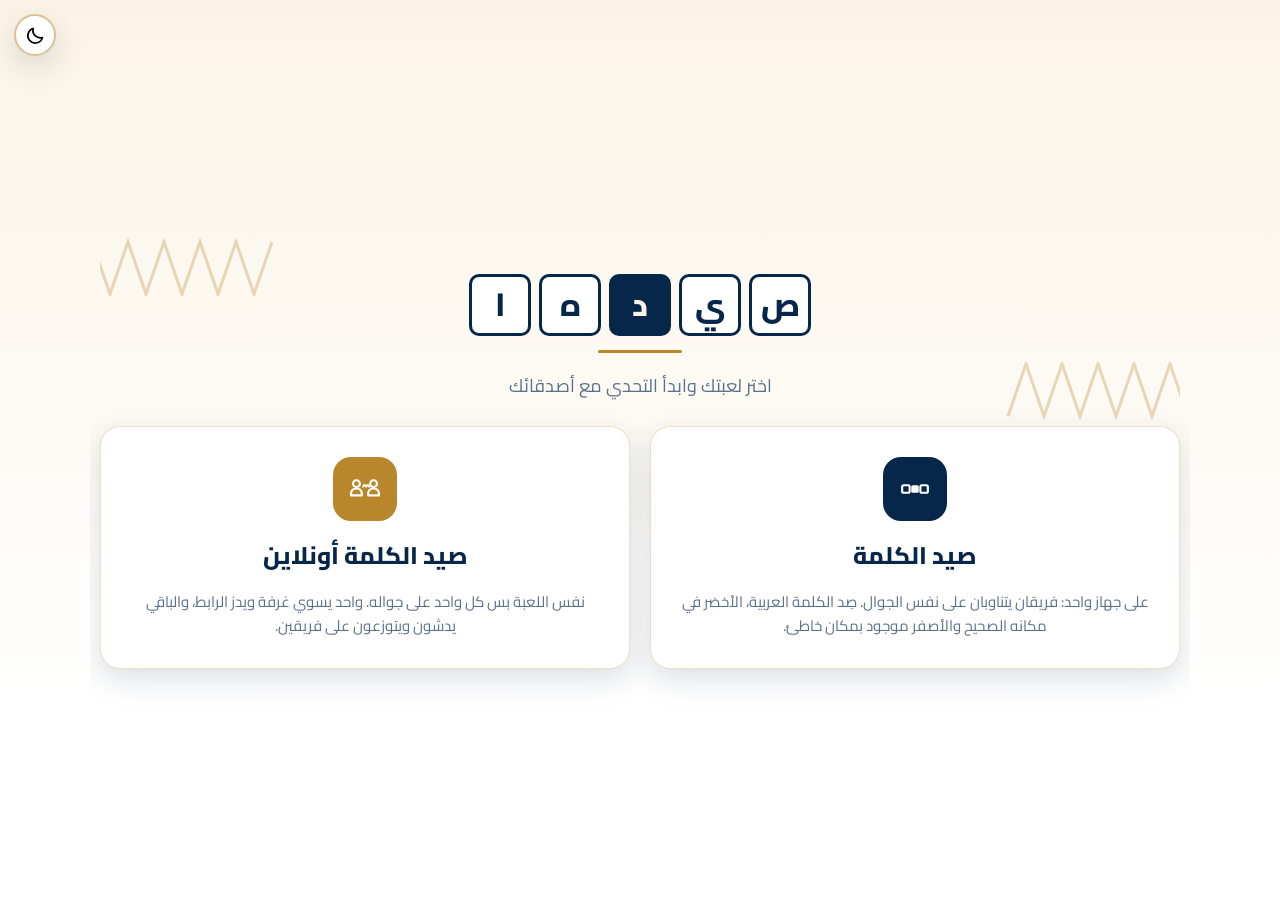
<file: kuwait-quiz/index.html>
<!doctype html>
<html lang="ar" dir="rtl">
  <head>
    <meta charset="UTF-8" />
    <script>
      (function () {
        try {
          var t = localStorage.getItem("kw-theme");
          if (!t) t = window.matchMedia("(prefers-color-scheme: dark)").matches ? "dark" : "light";
          document.documentElement.setAttribute("data-theme", t);
        } catch (e) {}
      })();
    </script>
    <meta
      name="viewport"
      content="width=device-width, initial-scale=1, viewport-fit=cover"
    />
    <title>صيدها - لعبة كلمات كويتية</title>
    <link rel="icon" href="logo.svg" type="image/svg+xml" />

    <!-- التثبيت على الشاشة الرئيسية والعمل بلا نت -->
    <link rel="manifest" href="manifest.json" />
    <link rel="apple-touch-icon" href="icons/apple-touch-icon-180.png" />
    <meta name="apple-mobile-web-app-capable" content="yes" />
    <meta name="mobile-web-app-capable" content="yes" />
    <meta name="apple-mobile-web-app-status-bar-style" content="default" />
    <meta name="apple-mobile-web-app-title" content="صيدها" />
    <meta name="theme-color" content="#fbf4e6" media="(prefers-color-scheme: light)" />
    <meta name="theme-color" content="#0a1626" media="(prefers-color-scheme: dark)" />

    <!-- بطاقة المعاينة عند مشاركة الرابط (واتساب/تويتر). الروابط مطلقة عمداً —
         واتساب ما يقرأ الروابط النسبية -->
    <meta
      name="description"
      content="لعبة كويتية للحفلات: فريقان يتناوبان على صيد كلمة عربية سرية من فئات متنوّعة — على جهاز واحد أو أونلاين مع ربعك."
    />
    <meta property="og:type" content="website" />
    <meta property="og:site_name" content="صيدها" />
    <meta property="og:locale" content="ar_AR" />
    <meta property="og:title" content="صيدها — لعبة كلمات كويتية" />
    <meta
      property="og:description"
      content="فريقان يتناوبان على صيد كلمة عربية سرية من فئات متنوّعة — على جهاز واحد أو أونلاين مع ربعك."
    />
    <meta property="og:url" content="https://lomi222222.github.io/padel-rush/kuwait-quiz/" />
    <meta property="og:image" content="https://lomi222222.github.io/padel-rush/kuwait-quiz/og-image.png" />
    <meta property="og:image:width" content="1200" />
    <meta property="og:image:height" content="630" />
    <meta name="twitter:card" content="summary_large_image" />

    <link rel="stylesheet" href="style.css" />
  </head>
  <body class="home-page">
    <main class="page">
      <div class="hero">
        <svg class="hero-motif hero-motif--tr" viewBox="0 0 200 60" preserveAspectRatio="none" aria-hidden="true">
          <path
            d="M0,58 L18,4 L36,58 L54,4 L72,58 L90,4 L108,58 L126,4 L144,58 L162,4 L180,58 L198,4"
            fill="none"
            stroke="currentColor"
            stroke-width="3"
          />
        </svg>
        <svg class="hero-motif hero-motif--bl" viewBox="0 0 200 60" preserveAspectRatio="none" aria-hidden="true">
          <path
            d="M0,58 L18,4 L36,58 L54,4 L72,58 L90,4 L108,58 L126,4 L144,58 L162,4 L180,58 L198,4"
            fill="none"
            stroke="currentColor"
            stroke-width="3"
          />
        </svg>

        <h1 class="brand-mark">
          <span class="sr-only">صيدها</span>
          <button type="button" class="brand-tiles replay" aria-label="حرّك الشعار">
            <span class="brand-tile" aria-hidden="true">ص</span>
            <span class="brand-tile" aria-hidden="true">ي</span>
            <span class="brand-tile brand-tile--accent" aria-hidden="true">د</span>
            <span class="brand-tile" aria-hidden="true">ه</span>
            <span class="brand-tile" aria-hidden="true">ا</span>
          </button>
        </h1>
        <div class="hero-rule"></div>
        <p>اختر لعبتك وابدأ التحدي مع أصدقائك</p>
      </div>

      <div class="menu-grid">
        <a class="menu-card" href="wordle.html">
          <div class="menu-icon menu-icon--navy">
            <svg viewBox="0 0 28 28" aria-hidden="true">
              <rect x="2" y="10.5" width="7" height="7" rx="1.5" fill="none" stroke="currentColor" stroke-width="2" />
              <rect x="10.5" y="10.5" width="7" height="7" rx="1.5" fill="currentColor" />
              <rect x="19" y="10.5" width="7" height="7" rx="1.5" fill="none" stroke="currentColor" stroke-width="2" />
            </svg>
          </div>
          <h2>صيد الكلمة</h2>
          <p>
            على جهاز واحد: فريقان يتناوبان على نفس الجوال. صِد الكلمة
            العربية، الأخضر في مكانه الصحيح والأصفر موجود بمكان خاطئ.
          </p>
        </a>

        <a class="menu-card" href="wordle-online.html">
          <div class="menu-icon menu-icon--gold">
            <svg viewBox="0 0 28 28" aria-hidden="true">
              <circle cx="6" cy="9" r="3.2" fill="none" stroke="currentColor" stroke-width="2" />
              <path
                d="M6 13.5c-2.8 0-5 1.8-5 4.5v2h10v-2c0-2.7-2.2-4.5-5-4.5z"
                fill="none"
                stroke="currentColor"
                stroke-width="2"
                stroke-linejoin="round"
              />
              <circle cx="22" cy="9" r="3.2" fill="none" stroke="currentColor" stroke-width="2" />
              <path
                d="M22 13.5c-2.8 0-5 1.8-5 4.5v2h10v-2c0-2.7-2.2-4.5-5-4.5z"
                fill="none"
                stroke="currentColor"
                stroke-width="2"
                stroke-linejoin="round"
              />
              <path
                d="M12 12l1.5 -2 1.5 2 1.5 -2 1.5 2"
                fill="none"
                stroke="currentColor"
                stroke-width="1.6"
                stroke-linecap="round"
                stroke-linejoin="round"
              />
            </svg>
          </div>
          <h2>صيد الكلمة أونلاين</h2>
          <p>
            نفس اللعبة بس كل واحد على جواله. واحد يسوي غرفة ويدز الرابط،
            والباقي يدشون ويتوزعون على فريقين.
          </p>
        </a>
      </div>
    </main>

    <script src="js/theme.js" defer></script>
    <script src="js/pwa.js" defer></script>
    <script src="js/brand.js" defer></script>
  </body>
</html>
</file>
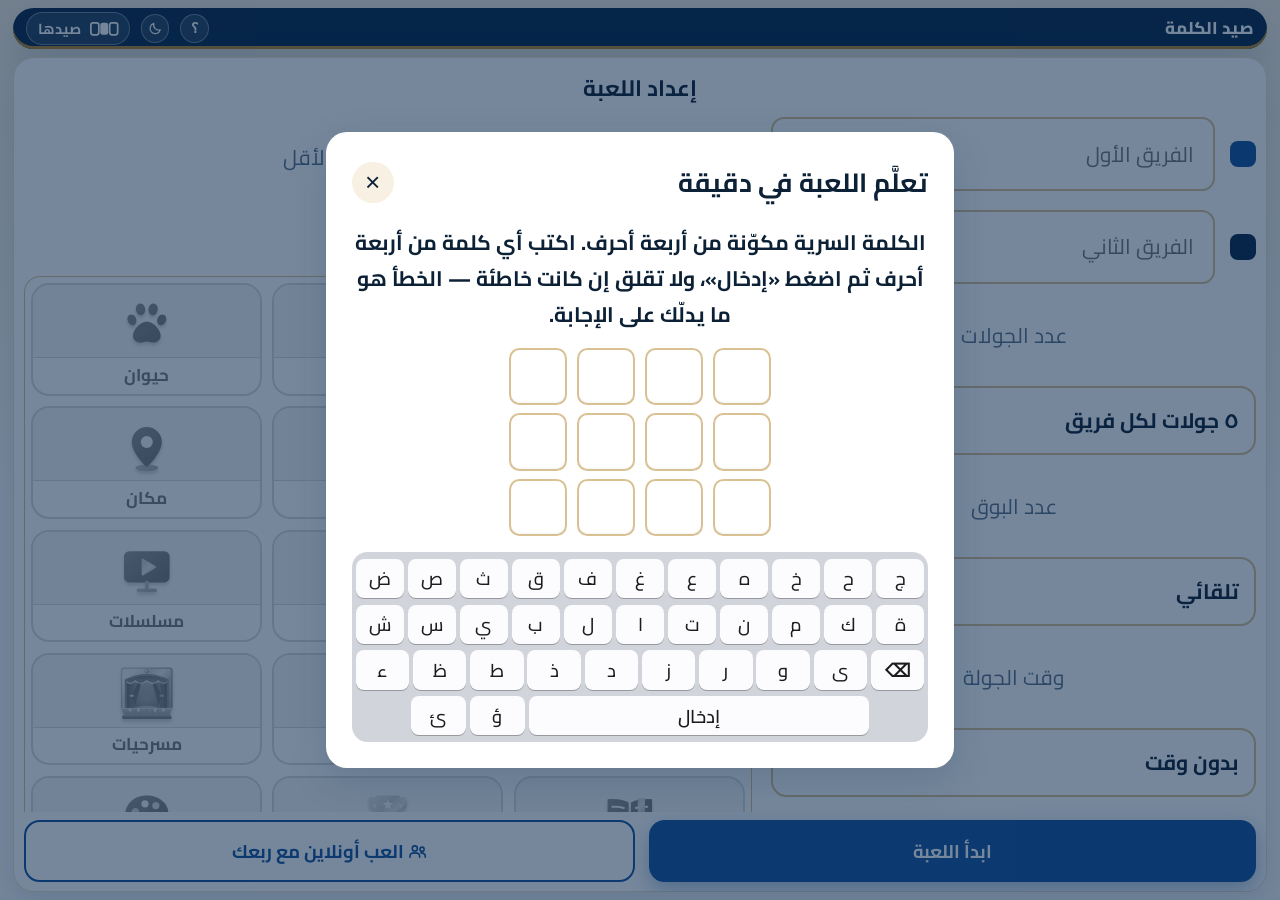
<file: kuwait-quiz/wordle.html>
<!doctype html>
<html lang="ar" dir="rtl">
  <head>
    <meta charset="UTF-8" />
    <script>
      (function () {
        try {
          var t = localStorage.getItem("kw-theme");
          if (!t) t = window.matchMedia("(prefers-color-scheme: dark)").matches ? "dark" : "light";
          document.documentElement.setAttribute("data-theme", t);
        } catch (e) {}
      })();
    </script>
    <meta
      name="viewport"
      content="width=device-width, initial-scale=1, viewport-fit=cover"
    />
    <title>صيد الكلمة - صيدها</title>
    <link rel="icon" href="logo.svg" type="image/svg+xml" />

    <!-- التثبيت على الشاشة الرئيسية والعمل بلا نت -->
    <link rel="manifest" href="manifest.json" />
    <link rel="apple-touch-icon" href="icons/apple-touch-icon-180.png" />
    <meta name="apple-mobile-web-app-capable" content="yes" />
    <meta name="mobile-web-app-capable" content="yes" />
    <meta name="apple-mobile-web-app-status-bar-style" content="default" />
    <meta name="apple-mobile-web-app-title" content="صيدها" />
    <meta name="theme-color" content="#fbf4e6" media="(prefers-color-scheme: light)" />
    <meta name="theme-color" content="#0a1626" media="(prefers-color-scheme: dark)" />

    <!-- بطاقة المعاينة عند مشاركة الرابط. الروابط مطلقة عمداً — واتساب ما يقرأ
         الروابط النسبية -->
    <meta
      name="description"
      content="فريقان على جهاز واحد يتناوبان على صيد كلمة عربية سرية: الأخضر بمكانه الصحيح والأصفر بمكان ثاني."
    />
    <meta property="og:type" content="website" />
    <meta property="og:site_name" content="صيدها" />
    <meta property="og:locale" content="ar_AR" />
    <meta property="og:title" content="صيد الكلمة — صيدها" />
    <meta
      property="og:description"
      content="فريقان على جهاز واحد يتناوبان على صيد كلمة عربية سرية، من فئات متنوّعة."
    />
    <meta property="og:url" content="https://lomi222222.github.io/padel-rush/kuwait-quiz/wordle.html" />
    <meta property="og:image" content="https://lomi222222.github.io/padel-rush/kuwait-quiz/og-image.png" />
    <meta property="og:image:width" content="1200" />
    <meta property="og:image:height" content="630" />
    <meta name="twitter:card" content="summary_large_image" />

    <link rel="stylesheet" href="style.css" />
  </head>
  <body>
    <div class="page">
      <div class="topbar">
        <h1>صيد الكلمة</h1>
        <div class="topbar-actions">
          <button id="wordle-howto-btn" type="button" class="theme-toggle-btn howto-btn" aria-label="طريقة اللعب">؟</button>
          <button id="wordle-end-match-btn" type="button" class="btn btn-topbar-end hidden">
            <svg class="ui-icon" viewBox="0 0 24 24" aria-hidden="true" fill="none" stroke="currentColor" stroke-width="2" stroke-linecap="round" stroke-linejoin="round"><path d="M6 21V4"/><path d="M6 4.5h11l-2.5 4 2.5 4H6"/></svg> إنهاء اللعبة
          </button>
          <a class="home-link" href="index.html" title="القائمة الرئيسية" aria-label="صيدها — القائمة الرئيسية">
            <svg class="topbar-mark" viewBox="0 0 50 24" aria-hidden="true">
              <rect x="1.5" y="1.5" width="14" height="21" rx="4" fill="none" stroke="currentColor" stroke-width="3" />
              <rect x="18" y="1.5" width="14" height="21" rx="4" fill="currentColor" />
              <rect x="34.5" y="1.5" width="14" height="21" rx="4" fill="none" stroke="currentColor" stroke-width="3" />
            </svg>
            صيدها
          </a>
        </div>
      </div>

      <!-- شاشة إعداد الفريقين -->
      <!-- المجموعات ملفوفة عشان الوضع العرضي يصفّها بعمودين. بالوضع الطولي كل
           غلاف يصير display:contents فيختفي من التخطيط تماماً — الترتيب والشكل
           يبقون مثل ما هم بالضبط -->
      <section id="wordle-setup-screen" class="card stack">
        <div class="setup-head">
          <h2 class="center">إعداد اللعبة</h2>
          <p class="muted center setup-intro">اختر الفئات، ثم سمِّ الفريقين</p>
        </div>

        <div class="setup-col">
          <p class="muted center">اختر فئة وحدة على الأقل</p>
          <div class="abilities-row">
            <label class="category-chip all">
              <input type="checkbox" id="wordle-cat-all" />
              الكل
            </label>
          </div>
          <div id="wordle-category-list" class="abilities-row"></div>
          <p id="wordle-category-error" class="hidden" style="color: var(--red); font-weight: 700; text-align: center"></p>
        </div>

        <div class="setup-col">
          <div class="team-setup-list">
            <div class="team-setup-row">
              <div class="team-swatch" style="background: #12539f"></div>
              <input type="text" id="wordle-team1-input" maxlength="20" placeholder="الفريق الأول" />
            </div>
            <div class="team-setup-row">
              <div class="team-swatch" style="background: #06264a"></div>
              <input type="text" id="wordle-team2-input" maxlength="20" placeholder="الفريق الثاني" />
            </div>
          </div>

          <p class="muted center">عدد الجولات</p>
          <select id="wordle-round-count" class="round-time-select"></select>

          <p class="muted center">عدد البوق</p>
          <select id="wordle-boq-count" class="round-time-select"></select>

          <p class="muted center">وقت الجولة</p>
          <select id="wordle-round-time" class="round-time-select"></select>
          <input
            type="number"
            id="wordle-round-time-custom"
            class="round-time-custom hidden"
            min="1"
            max="60"
            step="1"
            value="4"
            placeholder="كم دقيقة؟"
          />
          <p id="wordle-round-time-hint" class="muted center round-time-hint hidden">
            بالدقائق (من ١ إلى ٦٠)
          </p>
        </div>

        <div class="setup-foot">
          <button id="wordle-start-btn" class="btn btn-primary btn-block">
            ابدأ اللعبة
          </button>

          <div class="online-divider"><span>أو</span></div>
          <a class="btn btn-outline btn-block" href="wordle-online.html">
            <svg class="ui-icon" viewBox="0 0 24 24" aria-hidden="true" fill="none" stroke="currentColor" stroke-width="2" stroke-linecap="round" stroke-linejoin="round"><circle cx="8.5" cy="8" r="3.2"/><path d="M2.5 19v-1.5c0-2.5 2.7-4 6-4s6 1.5 6 4V19"/><circle cx="17.5" cy="9" r="2.6"/><path d="M16 13.6c3 .2 5.5 1.6 5.5 3.9V19"/></svg> العب أونلاين مع ربعك
          </a>
        </div>
      </section>

      <!-- شاشة اللعب -->
      <section id="wordle-play-screen" class="stack hidden">
        <!-- أربع مناطق: النتائج، الشبكة، المعلومات (الفئات/الجولة/البوق/الدليل/
             المساعدات/السجل)، الكيبورد. بالطول تترتب فوق بعض بهالتسلسل، وبالعرض
             تصير ثلاث أعمدة (كيبورد | معلومات | شبكة) — شوف .wordle-wrap بالـCSS -->
        <div class="card wordle-wrap">
          <svg class="wrap-motif" viewBox="0 0 200 60" preserveAspectRatio="none" aria-hidden="true">
            <path d="M0,58 L18,4 L36,58 L54,4 L72,58 L90,4 L108,58 L126,4 L144,58 L162,4 L180,58 L198,4"
              fill="none" stroke="currentColor" stroke-width="3" />
          </svg>
          <!-- أزرار ±٢٥ مخفية افتراضياً (تربك اللاعب الجديد وتوسّع الحبّات) —
               زر القلم يقلب كلاس editing على اللوحة والباقي CSS -->
          <div class="score-row">
            <div id="wordle-scoreboard" class="scoreboard"></div>
            <button id="wordle-score-edit-btn" type="button" class="score-edit-btn"
              aria-label="تعديل النقاط يدوياً" aria-pressed="false"><svg class="ui-icon" viewBox="0 0 24 24" aria-hidden="true" fill="none" stroke="currentColor" stroke-width="2" stroke-linecap="round" stroke-linejoin="round"><path d="M4 20h4L19.5 8.5a2.1 2.1 0 0 0-3-3L5 17v3z"/><path d="M14.5 6.5l3 3"/></svg></button>
          </div>

          <div class="wordle-info">
            <div id="wordle-active-categories" class="cat-pills"></div>
            <!-- «خلال ٦ محاولات» والنقاط داخل مجموعة وحدة ما تنكسر، عشان الرقم
                 يظل ملصوق على يسار المحاولات مهما لف السطر -->
            <p class="round-line">
              <span id="wordle-subtitle"></span>
              <span class="round-tail">
                <span id="wordle-attempts"></span>
                <span id="wordle-points" class="round-points"></span>
              </span>
            </p>
            <div id="wordle-timer" class="round-timer hidden"></div>
            <!-- صف الأزرار: أدوات الخصم (البوق + غيّر السؤال) + زر فتح سجل التلميحات. السجل نفسه انتقل
                 لنافذة منبثقة لأن صناديقه كانت تاكل ارتفاع الشبكة، وزره هني
                 عمداً مو بصف مستقل عشان ما يرجع ياخذ نفس المكان -->
            <div class="boq-slot">
              <button id="wordle-boq-btn" class="btn boq-btn hidden"></button>
              <button id="wordle-change-btn" type="button" class="btn boq-btn change-btn hidden"></button>
              <p id="wordle-steal-note" class="steal-note hidden"></p>
              <button id="wordle-hintlog-btn" type="button" class="ability-btn hintlog-btn hidden"><svg class="ui-icon" viewBox="0 0 24 24" aria-hidden="true" fill="none" stroke="currentColor" stroke-width="2" stroke-linecap="round" stroke-linejoin="round"><path d="M4 7h16"/><path d="M4 12h16"/><path d="M4 17h10"/></svg> <span id="wordle-hintlog-count"></span></button>
            </div>
            <p class="wordle-legend">
              <span><i class="lg green"></i> مكانه صحيح</span>
              <span><i class="lg yellow"></i> بمكان آخر</span>
              <span><i class="lg gray"></i> غير موجود</span>
            </p>

            <div class="abilities-row">
              <button id="wordle-hint-category-btn" class="ability-btn">
                <svg class="ui-icon" viewBox="0 0 24 24" aria-hidden="true" fill="none" stroke="currentColor" stroke-width="2" stroke-linecap="round" stroke-linejoin="round"><path d="M9 18h6"/><path d="M10 21h4"/><path d="M12 3a6 6 0 0 0-3.5 10.9c.5.4.5 1 .5 1.6v.5h6v-.5c0-.6 0-1.2.5-1.6A6 6 0 0 0 12 3z"/></svg> الفئة ٢٥٪−
              </button>
              <button id="wordle-hint-repeat-btn" class="ability-btn">
                <svg class="ui-icon" viewBox="0 0 24 24" aria-hidden="true" fill="none" stroke="currentColor" stroke-width="2" stroke-linecap="round" stroke-linejoin="round"><rect x="2.5" y="6.5" width="8.5" height="11" rx="2.5"/><rect x="13" y="6.5" width="8.5" height="11" rx="2.5"/></svg> حرف مكرر؟ ٢٥−
              </button>
              <button id="wordle-hint-letter-btn" class="ability-btn">
                <svg class="ui-icon" viewBox="0 0 24 24" aria-hidden="true" fill="none" stroke="currentColor" stroke-width="2" stroke-linecap="round" stroke-linejoin="round"><path d="M2.5 12s3.5-6 9.5-6 9.5 6 9.5 6-3.5 6-9.5 6-9.5-6-9.5-6z"/><circle cx="12" cy="12" r="2.8"/></svg> اكشف حرف ٥٠− <b class="uses-left" aria-label="الباقي"></b>
              </button>
            </div>

            <div id="wordle-hint-log" class="stack"></div>
          </div>

          <div class="wordle-grid-scroll">
            <div id="wordle-grid" class="wordle-grid"></div>
          </div>

          <div class="wordle-controls">
            <div id="wordle-message" class="wordle-message"></div>

            <div id="keyboard" class="keyboard"></div>

            <div id="wordle-round-end" class="row hidden" style="justify-content: center">
              <button id="wordle-next-team-btn" class="btn btn-primary">
                <svg class="ui-icon" viewBox="0 0 24 24" aria-hidden="true" fill="none" stroke="currentColor" stroke-width="2" stroke-linecap="round" stroke-linejoin="round"><path d="M20 12H5"/><path d="M11 6l-6 6 6 6"/></svg> دور الفريق التالي
              </button>
            </div>
          </div>
        </div>
      </section>

      <!-- شاشة النهاية -->
      <section id="wordle-end-screen" class="card stack hidden">
        <div class="winner-banner">
          <h2 id="wordle-winner-name"><svg class="ui-icon" viewBox="0 0 24 24" aria-hidden="true" fill="none" stroke="currentColor" stroke-width="2" stroke-linecap="round" stroke-linejoin="round"><path d="M7 4h10v5a5 5 0 0 1-10 0V4z"/><path d="M7 6H4.5v1.5A3.5 3.5 0 0 0 8 11"/><path d="M17 6h2.5v1.5A3.5 3.5 0 0 1 16 11"/><path d="M12 14v3"/><path d="M8.5 20h7"/></svg> الفريق الفائز</h2>
          <p id="wordle-winner-score"></p>
        </div>
        <div id="wordle-final-scores" class="final-scores"></div>
        <button id="wordle-restart-btn" class="btn btn-primary btn-block">
          لعبة جديدة
        </button>
        <a class="btn btn-outline btn-block" href="index.html">
          <svg class="ui-icon" viewBox="0 0 24 24" aria-hidden="true" fill="none" stroke="currentColor" stroke-width="2" stroke-linecap="round" stroke-linejoin="round"><path d="M4 11l8-6.5 8 6.5"/><path d="M6.5 9.8V19h11V9.8"/></svg> القائمة الرئيسية
        </a>
      </section>
    </div>

    <script src="js/words.js"></script>
    <script src="js/wordle-core.js"></script>
    <script src="js/category-art.js"></script>
    <script src="js/wordle-view.js"></script>
    <script src="js/sound.js"></script>
    <script src="js/settings.js"></script>
    <script src="js/tutorial.js"></script>
    <script src="js/howto.js"></script>
    <script src="js/wordle.js"></script>
    <script src="js/theme.js" defer></script>
    <script src="js/pwa.js" defer></script>
  </body>
</html>
</file>
<file: kuwait-quiz/style.css>
@import url("https://fonts.googleapis.com/css2?family=Cairo:wght@400;600;700;800&display=swap");

:root {
  /* معامل التكبير: كل بكسل بالملف مضروب فيه. واجهة وحدة لكل الأجهزة تتمدد مع
     الشاشة بدل بلوكات خاصة لكل جهاز (طلب صاحب المشروع). يحطه applyScale بـ
     js/wordle-view.js، وحدّه الأدنى ١ ⇒ الجوال يظل بالبكسل نفسه، وكل قيود التخطيط
     مقاسة عليه. الصفحات اللي ما تحمّل wordle-view.js تظل على ١ */
  --s: 1;
  --navy: #06264a;
  --navy-fixed: #06264a;
  --white-fixed: #ffffff;
  --blue-900: #0b3d78;
  --blue-700: #12539f;
  --blue-600: #1c6dc9;
  --blue-500: #2f8ce0;
  --blue-300: #8ec3f2;
  --blue-100: #eaf4ff;
  --white: #ffffff;
  --ink: #0c2036;
  --muted: #5b7089;
  --green: #1fa363;
  --green-dark: #157a49;
  --red: #dc2626;
  --yellow: #eab308;
  --gray-absent: #7b8a9a;
  --radius: calc(16px * var(--s));
  --shadow: 0 calc(10px * var(--s)) calc(30px * var(--s)) rgba(6, 38, 74, 0.15);
  --body-bg-end: #ffffff;
  /* دافئ-كويتي: الهيرو وبطاقات القائمة بالرئيسية */
  --sand: #fbf4e6;
  --sand-deep: #f3e4c4;
  --sand-line: rgba(184, 134, 43, 0.25);
  /* سطح وحد ناعمين — أسماء دلالية مو لونية عمداً: قيمتهم دافئة الحين، ولو تغيّر
     المزاج بعدين ينتغيّرون من مكان واحد بدل ما نلاحق عشرين موضع */
  --surface-soft: #f8f1e3;
  --border-soft: #d9c193;
  /* حواف الأمان (النوتش وشريط الهوم) عبر متغيّرات بدل env() مباشرة بكل موضع:
     env() ترجّع صفراً دايماً على متصفح سطح المكتب، فبالمتغيّر يقدر الاختبار يحقن
     قيم جهاز حقيقي ويتأكد إن الواجهة تبتعد عنها فعلاً */
  --safe-top: env(safe-area-inset-top, 0px);
  --safe-bottom: env(safe-area-inset-bottom, 0px);
  --safe-left: env(safe-area-inset-left, 0px);
  --safe-right: env(safe-area-inset-right, 0px);
  /* سهم القوائم المنسدلة — نرسمه بأنفسنا لأن مظهر النظام ملغى (شوف
     .round-time-select). لونه يتبع --ink فينقلب مع الوضع الليلي */
  --select-arrow: url("data:image/svg+xml,%3Csvg xmlns='http://www.w3.org/2000/svg' viewBox='0 0 12 8'%3E%3Cpath d='M1 1.5 6 6.5 11 1.5' fill='none' stroke='%230c2036' stroke-width='2' stroke-linecap='round' stroke-linejoin='round'/%3E%3C/svg%3E");
}

:root[data-theme="dark"] {
  --white: #14243b;
  --blue-100: #1c3252;
  --ink: #eaf1fb;
  --muted: #9fb3ca;
  --navy: #eaf1fb;
  --body-bg-end: #0a1626;
  --shadow: 0 calc(10px * var(--s)) calc(30px * var(--s)) rgba(0, 0, 0, 0.4);
  --sand: #201a12;
  --sand-deep: #16120c;
  --sand-line: rgba(224, 179, 84, 0.3);
  --surface-soft: #241d14;
  --border-soft: #a08a5e;
  --select-arrow: url("data:image/svg+xml,%3Csvg xmlns='http://www.w3.org/2000/svg' viewBox='0 0 12 8'%3E%3Cpath d='M1 1.5 6 6.5 11 1.5' fill='none' stroke='%23eaf1fb' stroke-width='2' stroke-linecap='round' stroke-linejoin='round'/%3E%3C/svg%3E");
}

* {
  box-sizing: border-box;
}

html,
body {
  margin: 0;
  padding: 0;
  height: 100%;
  /* الصفحة نفسها ما تنزل وتصعد أبداً — كل شاشة تترتب داخل حدود الجهاز */
  overflow: hidden;
}

body {
  font-family: "Cairo", "Segoe UI", Tahoma, "Noto Sans Arabic", sans-serif;
  background: linear-gradient(180deg, var(--surface-soft) 0%, var(--body-bg-end) 55%);
  color: var(--ink);
  direction: rtl;
  /* dvh يحسب شريط المتصفح المتحرك بالجوال، و100vh لو المتصفح قديم */
  height: 100vh;
  height: 100dvh;
  display: flex;
  flex-direction: column;
  /* يمنع تكبير الضغطتين وقت الكتابة السريعة، وقرصة الإصبعين تظل تشتغل. الزوم
     صار مسموح (شلنا user-scalable=no) لأن المربعات صغيرة على الآيباد، وهذي
     اللي تمنعه يتكبّر بالغلط مع كل ضغطتين ورا بعض */
  touch-action: manipulation;
  -webkit-text-size-adjust: 100%;
  /* الخط الافتراضي (١٦ حق المتصفح) يكبر مع المعامل مثل باقي البكسلات — بدونه
     العناوين والنصوص اللي ما لها حجم صريح (h2 ونص الإعداد) تقعد بحجم الجوال
     على التلفزيون */
  font-size: calc(16px * var(--s));
}

a {
  color: inherit;
}

/* الحشو يحترم حواف الأمان (النوتش وشريط الهوم). لازم صراحةً لأن viewport-fit=cover
   بالـmeta يأمر المتصفح يرسم تحتهم — وبالوضع العرضي النوتش يجي على جنب الشاشة فيغطي
   عمود كامل من الواجهة. max() تضمن إن الحشو ما يقل عن الأصلي بالأجهزة اللي بلا حواف */
.page {
  flex: 1;
  min-height: 0;
  width: 100%;
  max-width: calc(1100px * var(--s));
  margin: 0 auto;
  padding: calc(14px * var(--s)) calc(16px * var(--s));
  padding-inline-start: max(calc(16px * var(--s)), var(--safe-right));
  padding-inline-end: max(calc(16px * var(--s)), var(--safe-left));
  padding-bottom: max(calc(14px * var(--s)), var(--safe-bottom));
  display: flex;
  flex-direction: column;
  gap: calc(14px * var(--s));
  overflow: hidden;
}

@media (max-width: 400px) {
  .page {
    padding: calc(10px * var(--s));
    padding-inline-start: max(calc(10px * var(--s)), var(--safe-right));
    padding-inline-end: max(calc(10px * var(--s)), var(--safe-left));
    padding-bottom: max(calc(10px * var(--s)), var(--safe-bottom));
    gap: calc(10px * var(--s));
  }
}

/* الشاشات اللي محتواها ممكن يطول (قوائم الفئات، النتائج) تنزل داخل نفسها،
   عشان الصفحة كلها تبقى ثابتة */
#wordle-setup-screen,
#wordle-end-screen,
#online-home,
#online-lobby,
#online-end {
  min-height: 0;
  overflow-y: auto;
}

/* شاشة اللعب ثابتة تماماً: كل شي فيها لازم يلقى مكانه بدون تمرير */
#wordle-play-screen,
#online-play {
  flex: 1;
  min-height: 0;
  overflow: hidden;
}

/* ===== Top bar ===== */
.topbar {
  display: flex;
  align-items: center;
  justify-content: space-between;
  gap: calc(12px * var(--s));
  padding: calc(14px * var(--s)) calc(18px * var(--s));
  background: var(--navy-fixed);
  color: var(--white-fixed);
  border-radius: var(--radius);
  /* الخط الذهبي السفلي ينرسم كظل داخلي مو border-bottom: الحد يزيد ارتفاع الشريط،
     والشريط جزء من شاشة اللعب الثابتة فأي بكسل زايد ياكل من مساحة الشبكة */
  box-shadow: var(--shadow), inset 0 -3px 0 var(--gold);
}

.topbar h1 {
  margin: 0;
  font-size: clamp(calc(18px * var(--s)), 2.6vw, calc(24px * var(--s)));
  font-weight: 800;
}

.topbar .home-link {
  background: rgba(255, 255, 255, 0.12);
  border: 1px solid rgba(255, 255, 255, 0.35);
  color: var(--white-fixed);
  padding: calc(8px * var(--s)) calc(16px * var(--s));
  border-radius: calc(999px * var(--s));
  text-decoration: none;
  font-weight: 700;
  font-size: calc(14px * var(--s));
  white-space: nowrap;
}

.topbar .home-link:hover {
  background: rgba(255, 255, 255, 0.22);
}

/* "إنهاء اللعبة" بالشريط — يبدّل رابط "القائمة الرئيسية" أثناء اللعب، فياخذ
   نفس شكله بالضبط عشان الشريط ما يتحرّك ولا يتغيّر ارتفاعه بينهما */
.btn-topbar-end {
  background: rgba(255, 255, 255, 0.12);
  border: 1px solid rgba(255, 255, 255, 0.35);
  color: var(--white-fixed);
  padding: calc(8px * var(--s)) calc(16px * var(--s));
  border-radius: calc(999px * var(--s));
  font-weight: 700;
  font-size: calc(14px * var(--s));
  white-space: nowrap;
  cursor: pointer;
  font-family: inherit;
}

.btn-topbar-end:hover {
  background: rgba(255, 255, 255, 0.22);
}

/* العلامة المصغّرة جنب اسم اللعبة بالشريط. مقاسها بالـem عشان تتقلّص لحالها مع
   تصغير خط الشريط بالشاشات القصيرة، و inline (مو flex) عشان ما تغيّر ارتفاع السطر */
.topbar-mark {
  height: 0.95em;
  width: auto;
  vertical-align: -0.15em;
  margin-inline-end: calc(5px * var(--s));
}

/* ===== أيقونات الواجهة =====
   بديل الإيموجي بأدوات التحكم. المقاس بالـem وvertical-align بدل flex عشان تقعد
   داخل صندوق السطر الموجود بالضبط — أي flex/gap هني كان بيغيّر ارتفاعات مضبوطة
   بشاشة اللعب. نفس أسلوب .topbar-mark المُثبت إنه ما غيّر ولا بكسل */
.ui-icon {
  height: 1.05em;
  width: 1.05em;
  vertical-align: -0.2em;
  flex-shrink: 0;
}

/* الأزرار اللي محتواها flex أصلاً (زر الثيم) ما تحتاج المحاذاة */
.theme-toggle-btn .ui-icon {
  vertical-align: 0;
  height: 55%;
  width: 55%;
}

/* ===== Theme toggle ===== */
.theme-toggle-btn {
  position: fixed;
  top: max(calc(14px * var(--s)), var(--safe-top));
  left: max(calc(14px * var(--s)), var(--safe-left));
  z-index: 999;
  width: calc(42px * var(--s));
  height: calc(42px * var(--s));
  border-radius: 50%;
  border: 2px solid var(--border-soft);
  background: var(--white);
  font-size: calc(18px * var(--s));
  cursor: pointer;
  display: flex;
  align-items: center;
  justify-content: center;
  box-shadow: var(--shadow);
  padding: 0;
}

.theme-toggle-btn:hover {
  background: var(--surface-soft);
}

@media (max-width: 400px) {
  .theme-toggle-btn {
    width: calc(36px * var(--s));
    height: calc(36px * var(--s));
    font-size: calc(15px * var(--s));
    top: max(calc(10px * var(--s)), var(--safe-top));
    left: max(calc(10px * var(--s)), var(--safe-left));
  }
}

.topbar-actions {
  display: flex;
  align-items: center;
  gap: calc(8px * var(--s));
}

/* .howto-btn (زر "طريقة اللعب") يشارك نفس المقاس والشكل — يحمل class="theme-toggle-btn
   howto-btn" بالـHTML مباشرة (بلا تدخّل JS زي زر الثيم، لأنه ثابت مكانه من البداية) */
.theme-toggle-inline,
.howto-btn {
  position: static;
  width: calc(38px * var(--s));
  height: calc(38px * var(--s));
  border: 1px solid rgba(255, 255, 255, 0.35);
  background: rgba(255, 255, 255, 0.12);
  color: var(--white-fixed);
  box-shadow: none;
  font-weight: 800;
}

.theme-toggle-inline:hover,
.howto-btn:hover {
  background: rgba(255, 255, 255, 0.22);
}

@media (max-width: 400px) {
  .theme-toggle-inline,
  .howto-btn {
    width: calc(34px * var(--s));
    height: calc(34px * var(--s));
  }
}

/* ===== Cards / buttons ===== */
.card {
  background: var(--white);
  border-radius: var(--radius);
  /* الحد الذهبي الشفاف ينرسم كظل داخلي — البطاقة تستخدمها شاشة اللعب بعد،
     وحد حقيقي كان بيزيد بكسلين على كل بطاقة */
  box-shadow: var(--shadow), inset 0 0 0 1px var(--sand-line);
  padding: calc(24px * var(--s));
}

@media (max-width: 400px) {
  .card {
    padding: calc(14px * var(--s));
  }
}

.btn {
  font-family: inherit;
  font-weight: 700;
  font-size: calc(16px * var(--s));
  border: none;
  border-radius: calc(12px * var(--s));
  padding: calc(12px * var(--s)) calc(22px * var(--s));
  cursor: pointer;
  transition: transform 0.08s ease, opacity 0.15s ease, box-shadow 0.15s ease;
  /* بعض الأزرار روابط <a> — نشيل خط التسطير ونخلي النص بالنص */
  text-decoration: none;
  text-align: center;
}

.btn:active {
  transform: scale(0.97);
}

.btn:disabled {
  opacity: 0.45;
  cursor: not-allowed;
  transform: none;
}

.btn-primary {
  background: var(--blue-700);
  color: var(--white-fixed);
  box-shadow: 0 calc(6px * var(--s)) calc(16px * var(--s)) rgba(18, 83, 159, 0.35);
}

.btn-primary:hover:not(:disabled) {
  background: var(--blue-600);
}

.btn-outline {
  background: var(--white);
  color: var(--blue-700);
  border: 2px solid var(--blue-700);
}

.btn-outline:hover:not(:disabled) {
  background: var(--surface-soft);
}

.btn-success {
  background: var(--green);
  color: var(--white-fixed);
}

.btn-success:hover:not(:disabled) {
  background: var(--green-dark);
}

.btn-danger {
  background: var(--red);
  color: var(--white-fixed);
}

.btn-danger:hover:not(:disabled) {
  opacity: 0.9;
}

.btn-block {
  width: 100%;
}

input[type="text"] {
  font-family: inherit;
  font-size: calc(16px * var(--s));
  padding: calc(12px * var(--s)) calc(14px * var(--s));
  border-radius: calc(10px * var(--s));
  border: 2px solid var(--border-soft);
  background: var(--white);
  color: var(--ink);
  width: 100%;
}

input[type="text"]:focus {
  outline: none;
  border-color: var(--blue-600);
}

/* ===== الصفحة الرئيسية — دافئ-كويتي =====
   الدفء صار يعم كل الصفحات (شوف --surface-soft / --border-soft فوق)، وهالقسم
   يخص عناصر الرئيسية وحدها: الهيرو، الشعار، بطاقات القائمة. الزخرفة سدو
   (مثلثات متعرّجة — نسيج بدوي/خليجي تقليدي، بالعمد بدل المشربية العربية العامة
   عشان الهوية تكون كويتية بالذات) */
body.home-page {
  background: linear-gradient(180deg, var(--sand) 0%, var(--body-bg-end) 78%);
}

body.home-page .page {
  overflow-y: auto;
  justify-content: center;
}

.hero {
  position: relative;
  text-align: center;
  padding: calc(42px * var(--s)) calc(16px * var(--s)) calc(18px * var(--s));
  overflow: hidden;
}

/* شريط السدو الزخرفي بالزوايا — خط متعرّج بسيط، شفاف جداً، ما يتفاعل مع أي ضغطة.
   صغير على الجوال (زاوية بس، مو يسيطر على العرض الضيق) وأكبر على الشاشات الواسعة */
.hero-motif {
  position: absolute;
  width: calc(110px * var(--s));
  height: calc(32px * var(--s));
  color: var(--gold);
  opacity: 0.3;
  pointer-events: none;
}

:root[data-theme="dark"] .hero-motif {
  opacity: 0.2;
}

.hero-motif--tr {
  top: calc(4px * var(--s));
  inset-inline-end: -16px;
}

.hero-motif--bl {
  display: none;
}

@media (min-width: 600px) {
  .hero-motif {
    width: calc(200px * var(--s));
    height: calc(58px * var(--s));
  }

  .hero-motif--tr {
    top: calc(6px * var(--s));
    inset-inline-end: -26px;
  }

  .hero-motif--bl {
    display: block;
    bottom: 0;
    inset-inline-start: -26px;
    transform: rotate(180deg);
  }
}

/* الشعار: اسم اللعبة مكتوب جوّه خانات حروف — نفس مربّعات شبكة اللعب.
   الحروف تطلع منفصلة (مو موصولة) بالقصد، لأن هذا بالضبط اللي تسويه الشبكة داخل اللعبة */
.brand-mark {
  display: flex;
  justify-content: center;
  margin: 0;
  position: relative;
}

/* الشعار زر: الضغط عليه يعيد تشغيل حركة الانقلاب. إعادة الضبط تحته تخلي شكله
   مطابق تماماً للي كان لما كان <span> — الفرق إنه صار قابل للضغط */
.brand-tiles {
  display: flex;
  gap: clamp(calc(4px * var(--s)), 1.2vw, calc(8px * var(--s)));
  /* منظور خفيف عشان انقلاب الخانات يبين مجسّم مو مجرد تصغير عمودي */
  perspective: calc(600px * var(--s));
  background: none;
  border: 0;
  padding: 0;
  margin: 0;
  font: inherit;
  color: inherit;
  cursor: pointer;
  -webkit-tap-highlight-color: transparent;
}

.brand-tiles:focus-visible {
  outline: calc(3px * var(--s)) solid var(--gold);
  outline-offset: calc(6px * var(--s));
  border-radius: calc(14px * var(--s));
}

.brand-tile {
  width: clamp(calc(42px * var(--s)), 11vw, calc(62px * var(--s)));
  height: clamp(calc(42px * var(--s)), 11vw, calc(62px * var(--s)));
  display: flex;
  align-items: center;
  justify-content: center;
  border: calc(3px * var(--s)) solid var(--navy);
  border-radius: calc(10px * var(--s));
  background: var(--white);
  color: var(--navy);
  font-size: clamp(calc(22px * var(--s)), 5.8vw, calc(32px * var(--s)));
  font-weight: 800;
  line-height: 1;
  /* الخانة تعوّض نزول الحروف العربية شوي عشان الحرف يقعد بالنص بصرياً */
  padding-bottom: 0.06em;
}

.brand-tile--accent {
  background: var(--navy);
  color: var(--sand);
}

.hero h1 {
  font-size: clamp(calc(30px * var(--s)), 5vw, calc(46px * var(--s)));
  margin: 0;
}

/* كشف الخانات — نفس إحساس انقلاب الحرف باللعبة.
   الحركة معلّقة على كلاس `replay` مو على `.brand-tile` مباشرة: الكلاس موجود
   بالـHTML فتشتغل أول ما تفتح الصفحة، و js/brand.js يشيله ويرجّعه عند الضغط
   عشان تنعاد. إضافة كلاس ما يغيّر خصائص الحركة ما تعيد تشغيلها، فلازم تنشال أول */
@media (prefers-reduced-motion: no-preference) {
  .brand-tiles.replay .brand-tile {
    animation: brand-tile-flip 0.42s ease-out backwards;
  }

  .brand-tiles.replay .brand-tile:nth-child(1) { animation-delay: 0.05s; }
  .brand-tiles.replay .brand-tile:nth-child(2) { animation-delay: 0.12s; }
  .brand-tiles.replay .brand-tile:nth-child(3) { animation-delay: 0.19s; }
  .brand-tiles.replay .brand-tile:nth-child(4) { animation-delay: 0.26s; }
  .brand-tiles.replay .brand-tile:nth-child(5) { animation-delay: 0.33s; }
}

@keyframes brand-tile-flip {
  from {
    transform: rotateX(-90deg);
    opacity: 0;
  }
  to {
    transform: rotateX(0);
    opacity: 1;
  }
}

/* نص للقارئ الصوتي بس: يقرا "صيدها" كلمة وحدة بدل ما يهجّي الخانات حرف حرف */
.sr-only {
  position: absolute;
  width: 1px;
  height: 1px;
  padding: 0;
  margin: -1px;
  overflow: hidden;
  clip: rect(0, 0, 0, 0);
  white-space: nowrap;
  border: 0;
}

.hero-rule {
  width: calc(84px * var(--s));
  height: calc(3px * var(--s));
  margin: calc(14px * var(--s)) auto calc(16px * var(--s));
  border-radius: calc(999px * var(--s));
  background: var(--gold);
}

.hero p {
  color: var(--muted);
  font-size: calc(18px * var(--s));
  margin: 0;
  position: relative;
}

.menu-grid {
  display: grid;
  grid-template-columns: 1fr 1fr;
  gap: calc(20px * var(--s));
}

@media (max-width: 720px) {
  .menu-grid {
    grid-template-columns: 1fr;
  }
}

.menu-card {
  background: var(--white);
  border-radius: calc(20px * var(--s));
  box-shadow: var(--shadow);
  padding: calc(30px * var(--s)) calc(24px * var(--s));
  text-align: center;
  text-decoration: none;
  color: var(--ink);
  border: 1.5px solid var(--sand-line);
  transition: border-color 0.15s ease, transform 0.15s ease, box-shadow 0.15s ease;
  display: flex;
  flex-direction: column;
  align-items: center;
  gap: calc(12px * var(--s));
}

.menu-card:hover {
  border-color: var(--gold);
  transform: translateY(-4px);
  box-shadow: 0 calc(16px * var(--s)) calc(36px * var(--s)) rgba(6, 38, 74, 0.18);
}

.menu-icon {
  width: calc(64px * var(--s));
  height: calc(64px * var(--s));
  border-radius: calc(18px * var(--s));
  display: flex;
  align-items: center;
  justify-content: center;
}

.menu-icon svg {
  width: calc(30px * var(--s));
  height: calc(30px * var(--s));
}

.menu-icon--navy {
  background: var(--navy-fixed);
  color: var(--white-fixed);
}

.menu-icon--gold {
  background: var(--gold);
  color: var(--white-fixed);
}

.menu-card h2 {
  margin: 0;
  color: var(--navy);
  font-size: calc(24px * var(--s));
  font-weight: 800;
}

.menu-card p {
  margin: 0;
  color: var(--muted);
  font-size: calc(15px * var(--s));
  line-height: 1.6;
}

/* ===== أغلفة شاشة الإعداد =====
   بالوضع الطولي تختفي تماماً من التخطيط (display:contents)، فأولادها يصيرون أولاد
   مباشرين للبطاقة زي ما كانوا قبل ما نلفّهم — صفر فرق بالشكل. بالوضع العرضي بس
   تتحوّل لأعمدة حقيقية (شوف بلوك orientation:landscape) */
.setup-head,
.setup-col,
.setup-foot {
  display: contents;
}

/* ===== Team setup ===== */
.team-setup-list {
  display: flex;
  flex-direction: column;
  gap: calc(14px * var(--s));
}

.team-setup-row {
  display: flex;
  align-items: center;
  gap: calc(12px * var(--s));
}

.team-swatch {
  width: calc(20px * var(--s));
  height: calc(20px * var(--s));
  border-radius: calc(6px * var(--s));
  flex-shrink: 0;
}

/* ===== Scoreboard ===== */
/* دايماً فريقان جنب بعض. auto-fit كان يرصّهم فوق بعض بالجوال ويوكل ربع الشاشة
   ويخلي الشبكة بلا مكان */
.scoreboard {
  display: grid;
  grid-template-columns: repeat(2, minmax(0, 1fr));
  gap: calc(10px * var(--s));
}

.team-chip {
  border-radius: calc(14px * var(--s));
  padding: calc(12px * var(--s)) calc(14px * var(--s));
  color: var(--white-fixed);
  display: flex;
  flex-direction: column;
  gap: calc(4px * var(--s));
  box-shadow: var(--shadow);
  position: relative;
}

.team-chip.current {
  /* ذهبي مو أصفر: الأصفر معناه محجوز داخل اللعبة ("الحرف بمكان آخر")، فاستخدامه
     هني كان يخلي اللون الواحد يحمل معنيين بنفس الشاشة */
  outline: calc(3px * var(--s)) solid var(--gold);
  outline-offset: 2px;
}

.team-chip .name {
  font-weight: 800;
  font-size: calc(15px * var(--s));
  overflow: hidden;
  text-overflow: ellipsis;
  white-space: nowrap;
}

.team-chip .score {
  font-size: calc(22px * var(--s));
  font-weight: 800;
}

.team-chip .abilities {
  display: flex;
  gap: calc(4px * var(--s));
  margin-top: calc(4px * var(--s));
}

/* أزرار ±٢٥ مخفية افتراضياً: حالة نادرة (تصحيح يدوي) وظهورها الدائم كان يربك
   اللاعب الجديد ويوسّع حبّات الفرق. زر القلم يحط كلاس editing على اللوحة */
.score-adjust-row {
  display: none;
  gap: calc(6px * var(--s));
  margin-top: calc(4px * var(--s));
}

.scoreboard.editing .score-adjust-row {
  display: flex;
}

.score-edit-btn {
  flex-shrink: 0;
  width: calc(36px * var(--s));
  height: calc(36px * var(--s));
  border-radius: 50%;
  border: 2px solid var(--border-soft);
  background: var(--white);
  color: var(--muted);
  display: flex;
  align-items: center;
  justify-content: center;
  padding: 0;
  cursor: pointer;
}

.score-edit-btn .ui-icon {
  vertical-align: 0;
  height: 55%;
  width: 55%;
}

.score-edit-btn[aria-pressed="true"] {
  border-color: var(--gold);
  color: var(--gold);
}

.score-adjust-btn {
  flex: 1;
  background: rgba(255, 255, 255, 0.15);
  border: 1px solid rgba(255, 255, 255, 0.4);
  color: var(--white-fixed);
  border-radius: calc(8px * var(--s));
  padding: calc(4px * var(--s)) 0;
  font-family: inherit;
  font-weight: 700;
  font-size: calc(12px * var(--s));
  cursor: pointer;
}
.score-adjust-btn:hover {
  background: rgba(255, 255, 255, 0.28);
}

.hint-box {
  background: var(--surface-soft);
  border-radius: calc(10px * var(--s));
  padding: calc(10px * var(--s)) calc(14px * var(--s));
  text-align: center;
  font-weight: 700;
  color: var(--navy);
  /* شريط ذهبي بجهة البداية — ينرسم كظل داخلي عشان ما يزيد عرض الصندوق */
  box-shadow: inset -3px 0 0 var(--gold);
}

.abilities-row {
  display: flex;
  flex-wrap: wrap;
  gap: calc(8px * var(--s));
  justify-content: center;
}

.category-chip {
  display: inline-flex;
  align-items: center;
  gap: calc(6px * var(--s));
  background: var(--white);
  border: 2px solid var(--border-soft);
  color: var(--navy);
  border-radius: calc(999px * var(--s));
  padding: calc(8px * var(--s)) calc(14px * var(--s));
  font-family: inherit;
  font-weight: 700;
  font-size: calc(13px * var(--s));
  cursor: pointer;
  user-select: none;
}

.category-chip input[type="checkbox"] {
  accent-color: var(--blue-700);
  width: calc(16px * var(--s));
  height: calc(16px * var(--s));
  cursor: pointer;
}

.category-chip.all {
  border-color: var(--navy);
  color: var(--navy);
  font-weight: 800;
}

/* ===== شبكة بطاقات الفئات =====
   محصورة بحاويتَي القائمة عمداً: حبّة «الكل» بصفّها المنفصل برّا القائمة،
   فتظل بيضاوية مثل ما هي */
#wordle-category-list,
#online-category-list {
  display: grid;
  grid-template-columns: repeat(3, minmax(0, 1fr));
  gap: calc(8px * var(--s));
}

#wordle-category-list .category-chip,
#online-category-list .category-chip {
  position: relative;
  flex-direction: column;
  gap: 0;
  padding: 0;
  overflow: hidden;
  border-radius: calc(14px * var(--s));
  /* غير المختارة رمادية وباهتة — الملوّن = مختار. الفرق لازم يبان من نظرة وحدة
     لأن الاختيار متعدد، والبهتان لحاله ما كان يكفي مع رسومات ملوّنة */
  opacity: 0.6;
  filter: grayscale(1);
  transition: opacity 0.15s, border-color 0.15s, filter 0.15s;
}

#wordle-category-list .category-chip:has(input:checked),
#online-category-list .category-chip:has(input:checked) {
  opacity: 1;
  filter: none;
  border-color: var(--gold);
}

/* الـinput يغطّي البطاقة كاملة وهو شفاف: ينضغط باللمس وبالاختبارات، وما ينشاف.
   ما نستخدم hidden — المخفي ما ينضغط */
#wordle-category-list .category-chip input[type="checkbox"],
#online-category-list .category-chip input[type="checkbox"] {
  position: absolute;
  inset: 0;
  width: 100%;
  height: 100%;
  margin: 0;
  opacity: 0;
  cursor: pointer;
  z-index: 1;
}

#wordle-category-list .cat-art,
#online-category-list .cat-art {
  display: flex;
  align-items: center;
  justify-content: center;
  width: 100%;
  padding: calc(7px * var(--s)) 0 calc(4px * var(--s));
  /* لون الشريط بمتغيّر عشان فتحات الرسمة (ca-knock) تاخذ نفس اللون — لو تغيّر
     الشريط لحاله تطلع الفتحات بقع بلون ثاني */
  --art-band: var(--surface-soft);
  background: var(--art-band);
}

/* الفئة الحصرية (القرآن): شريط ذهبي بعرض القائمة كلها بآخرها — مو بطاقة وسط
   البقية. من برا، وقبل ما تنختار، لازم يبان إنها فئة من نوع ثاني: تنلعب لحالها
   وتلغي غيرها. كانت بطاقة ذهبية باهتة بين ٢٠ بطاقة، وما بانت.
   - ذهبية دايماً: الرمادي علامة «غير مختار» للباقي، بس هني الذهبي هو الهوية
   - order يوديها للآخر بالعرض بس — ترتيب الـDOM ما يتغيّر (الاختبارات تلقاها بالنص)
   - السطر الثاني من ::after مو عقدة نصية: نص الـlabel لازم يساوي اسم الفئة حرفياً */
#wordle-category-list .category-chip.exclusive,
#online-category-list .category-chip.exclusive {
  grid-column: 1 / -1;
  order: 1;
  flex-direction: row;
  align-items: stretch;
  opacity: 1;
  filter: none;
  border-color: var(--gold);
  background: var(--gold-soft);
  color: var(--gold);
}

#wordle-category-list .category-chip.exclusive .cat-art,
#online-category-list .category-chip.exclusive .cat-art {
  --art-band: var(--gold-soft);
  width: auto;
  padding: calc(6px * var(--s)) calc(18px * var(--s));
}

#wordle-category-list .category-chip.exclusive .cat-name,
#online-category-list .category-chip.exclusive .cat-name {
  display: flex;
  flex-direction: column;
  justify-content: center;
  align-items: flex-start;
  flex: 1;
  width: auto;
  padding: calc(6px * var(--s)) calc(14px * var(--s));
  font-size: calc(15px * var(--s));
  font-weight: 800;
  text-align: start;
  border-top: 0;
  border-inline-start: 1px solid var(--gold);
}

#wordle-category-list .category-chip.exclusive .cat-name::after,
#online-category-list .category-chip.exclusive .cat-name::after {
  content: "تنلعب لحالها — ما تنخلط مع غيرها";
  font-size: calc(11px * var(--s));
  font-weight: 600;
  opacity: 0.85;
}

/* مختارة: الشريط يتعبّى ذهبي والنص أبيض */
#wordle-category-list .category-chip.exclusive:has(input:checked),
#online-category-list .category-chip.exclusive:has(input:checked) {
  background: var(--gold);
  color: var(--white-fixed);
}

/* علامة ✓ ذهبية أصلاً — على الذهبي تختفي */
#wordle-category-list .category-chip.exclusive:has(input:checked)::after,
#online-category-list .category-chip.exclusive:has(input:checked)::after {
  color: var(--white-fixed);
}

/* رسومات الفئات (js/category-art.js). overflow ظاهر عشان الظل ما ينقص عند حدود
   الرسمة */
#wordle-category-list .ca-svg,
#online-category-list .ca-svg {
  display: block;
  width: calc(44px * var(--s));
  height: calc(44px * var(--s));
  overflow: visible;
}

/* ألوان الرموز من الوضع: الكحلي ينقلب فاتح بالداكن عشان ينقرأ، والفتحات بلون
   شريط البطاقة نفسه. الأجسام «الواقعية» ألوانها بالرسمة، وتاخذ الظل بس */
.ca-base { fill: url(#ca-ink-l); stroke: url(#ca-ink-l); }
.ca-accent { fill: url(#ca-gold-l); stroke: url(#ca-gold-l); }
.ca-knock { fill: var(--art-band, var(--surface-soft)); stroke: var(--art-band, var(--surface-soft)); }
.ca-sh { filter: url(#ca-sh-l); }
:root[data-theme="dark"] .ca-base { fill: url(#ca-ink-d); stroke: url(#ca-ink-d); }
:root[data-theme="dark"] .ca-accent { fill: url(#ca-gold-d); stroke: url(#ca-gold-d); }
:root[data-theme="dark"] .ca-sh { filter: url(#ca-sh-d); }

#wordle-category-list .cat-name,
#online-category-list .cat-name {
  display: block;
  width: 100%;
  padding: calc(5px * var(--s)) calc(4px * var(--s)) calc(6px * var(--s));
  /* ١٣ مو ١١: صاحب المشروع لقاه صغير. أطول اسم «لاعبين كرة قدم» يقعد بسطر
     واحد على ٣٧٥ (مقيس)؛ «سور القرآن الكريم» بالشريط العريض فما يتأثر */
  font-size: calc(13px * var(--s));
  line-height: 1.25;
  text-align: center;
  border-top: 1px solid var(--border-soft);
}

/* علامة الاختيار من CSS مو من عقدة نصية — فحص يقارن نص الـlabel حرفياً باسم
   الفئة، وأي حرف زايد بالـDOM يكسره */
#wordle-category-list .category-chip:has(input:checked)::after,
#online-category-list .category-chip:has(input:checked)::after {
  content: "✓";
  position: absolute;
  top: calc(3px * var(--s));
  inset-inline-end: calc(5px * var(--s));
  font-size: calc(12px * var(--s));
  font-weight: 900;
  line-height: 1;
  color: var(--gold);
}

@media (max-width: 360px) {
  #wordle-category-list,
  #online-category-list {
    grid-template-columns: repeat(2, minmax(0, 1fr));
  }
}

.ability-btn {
  background: var(--white);
  border: 2px solid var(--border-soft);
  color: var(--navy);
  border-radius: calc(999px * var(--s));
  padding: calc(8px * var(--s)) calc(16px * var(--s));
  font-family: inherit;
  font-weight: 700;
  font-size: calc(13px * var(--s));
  cursor: pointer;
}

.ability-btn:hover:not(:disabled) {
  background: var(--surface-soft);
}

.ability-btn:disabled {
  border-color: var(--gray-absent);
  color: var(--gray-absent);
  cursor: not-allowed;
}

@media (max-width: 400px) {

  .ability-btn {
    font-size: calc(12px * var(--s));
    padding: calc(6px * var(--s)) calc(12px * var(--s));
  }
}

/* ===== End screen ===== */
.winner-banner {
  text-align: center;
  padding: calc(20px * var(--s));
  border-radius: calc(16px * var(--s));
  background: linear-gradient(135deg, var(--blue-700), var(--navy-fixed));
  color: var(--white-fixed);
  /* شريط ذهبي علوي — نفس ذهبي الشريط العلوي، وينرسم كظل فما يزيد الارتفاع */
  box-shadow: inset 0 calc(4px * var(--s)) 0 var(--gold);
}

.winner-banner h2 {
  margin: 0 0 calc(6px * var(--s));
  font-size: calc(28px * var(--s));
}

.final-scores {
  display: flex;
  flex-direction: column;
  gap: calc(10px * var(--s));
}

.final-score-row {
  display: flex;
  align-items: center;
  justify-content: space-between;
  padding: calc(12px * var(--s)) calc(16px * var(--s));
  border-radius: calc(12px * var(--s));
  background: var(--surface-soft);
  color: var(--ink);
  font-weight: 800;
}

.final-score-row.first {
  background: linear-gradient(90deg, #fff7d6, #ffe9a8);
  border: 2px solid var(--yellow);
  color: #0c2036;
}

/* ===== نافذة "طريقة اللعب" ===== */
/* الطبقة والبطاقة تُلحقان بـbody مباشرة (خارج .page)، فوجودها ما يمس قياسات أي
   شاشة لعب — تماماً زي .celebrate-overlay فوق */
.howto-overlay {
  position: fixed;
  inset: 0;
  z-index: 1001;
  display: flex;
  align-items: center;
  justify-content: center;
  padding: calc(16px * var(--s));
  background: rgba(6, 38, 74, 0.55);
  overflow-y: auto;
}

.howto-card {
  background: var(--white);
  border-radius: var(--radius);
  box-shadow: var(--shadow);
  max-width: calc(480px * var(--s));
  width: 100%;
  max-height: 88vh;
  display: flex;
  flex-direction: column;
  padding: calc(20px * var(--s));
  gap: calc(14px * var(--s));
}

.howto-head {
  display: flex;
  align-items: center;
  justify-content: space-between;
}

.howto-head h2 {
  margin: 0;
  font-size: calc(20px * var(--s));
}

.howto-close {
  width: calc(32px * var(--s));
  height: calc(32px * var(--s));
  border-radius: 50%;
  border: none;
  background: var(--surface-soft);
  color: var(--ink);
  font-size: calc(20px * var(--s));
  line-height: 1;
  cursor: pointer;
}

.howto-body {
  overflow-y: auto;
  display: flex;
  flex-direction: column;
  gap: calc(16px * var(--s));
}

.howto-body h3 {
  margin: 0 0 calc(6px * var(--s));
  font-size: calc(15px * var(--s));
  color: var(--gold);
}

.howto-body p {
  margin: 0;
  line-height: 1.7;
}

.howto-tiles {
  display: flex;
  gap: calc(6px * var(--s));
  margin-bottom: calc(8px * var(--s));
}

.howto-list {
  list-style: none;
  margin: 0 0 calc(8px * var(--s));
  padding: 0;
  display: flex;
  flex-direction: column;
  gap: calc(8px * var(--s));
}

.howto-ico {
  display: inline-flex;
  color: var(--gold);
}

/* ===== احتفال الفوز النهائي: كونفيتي + ألعاب نارية ===== */
/* عنصر مستقل يُلحَق بـbody عند إعلان الفوز — position:fixed خارج تدفّق الصفحة،
   فما يقدر يزيد ارتفاع ولا يسبب تمرير أفقي مهما كان عدد القطع بداخله. */
.celebrate-overlay {
  position: fixed;
  inset: 0;
  overflow: hidden;
  pointer-events: none;
  z-index: 1000;
}

.confetti-piece {
  position: absolute;
  top: -14px;
  width: calc(8px * var(--s));
  height: calc(14px * var(--s));
  border-radius: 2px;
  animation-name: confetti-fall;
  animation-timing-function: linear;
  animation-fill-mode: forwards;
}

@keyframes confetti-fall {
  to {
    transform: translateY(112vh) rotate(var(--spin, 360deg));
    opacity: 0;
  }
}

.firework-particle {
  position: absolute;
  width: calc(6px * var(--s));
  height: calc(6px * var(--s));
  border-radius: 50%;
  animation-name: firework-burst;
  animation-timing-function: ease-out;
  animation-fill-mode: forwards;
}

@keyframes firework-burst {
  0% {
    transform: translate(0, 0) scale(1);
    opacity: 1;
  }
  100% {
    transform: translate(var(--dx, 0), var(--dy, 0)) scale(0.3);
    opacity: 0;
  }
}

/* من يفضّل تقليل الحركة: نلغي الحركة بالكامل ونخفي القطع فوراً بدل ما تتراكم ثابتة */
@media (prefers-reduced-motion: reduce) {
  .confetti-piece,
  .firework-particle {
    display: none;
  }
}

/* ===== Wordle ===== */
/* اللوح والأدوات: فوق بعض بالوضع الطولي، وجنب بعض بالعرضي (شوف بلوك landscape).
   flex:1 + min-height:0 هي اللي تخلي الشبكة تاخذ الباقي بالضبط بدون ما تفيض */
.wordle-wrap {
  display: flex;
  flex-direction: column;
  gap: calc(10px * var(--s));
  flex: 1;
  min-height: 0;
  padding: calc(12px * var(--s));
  position: relative;
  overflow: hidden;
}

/* زخرفة السدو بزاوية بطاقة اللعب — نفس نقش الرئيسية، خارج مسار التخطيط تماماً
   (position:absolute) وبلا تفاعل، فما تكلّف ولا بكسل من مساحة الشبكة */
.wrap-motif {
  position: absolute;
  bottom: calc(6px * var(--s));
  inset-inline-start: calc(8px * var(--s));
  width: calc(120px * var(--s));
  height: calc(30px * var(--s));
  color: var(--gold);
  opacity: 0.09;
  pointer-events: none;
  z-index: 0;
}

:root[data-theme="dark"] .wrap-motif {
  opacity: 0.14;
}

/* الفئات + نص الجولة + المؤقّت + البوق + دليل الألوان + المساعدات + السجل —
   كتلة وحدة، محتواها ثابت (ما يكبر بالشبكة)، فتاخذ حجمها بس وتترك الباقي للشبكة */
.wordle-info {
  display: flex;
  flex-direction: column;
  align-items: center;
  gap: calc(3px * var(--s));
  width: 100%;
  flex-shrink: 0;
  overflow-y: auto;
}

.wordle-controls {
  display: flex;
  flex-direction: column;
  align-items: center;
  gap: calc(8px * var(--s));
  width: 100%;
  flex-shrink: 0;
}

/* شاشة اللعب ارتفاعها ثابت، فكل بكسل يوفّره الإطار يروح للشبكة.
   هذي القيم أصغر من العامة قصداً وتنطبق داخل شاشة اللعب بس */
/* ===== ثبات حجم الشبكة أثناء الجولة =====
   حجم الخلية محسوب من الارتفاع المتبقي للّوح. فأي شي بعمود الأدوات يكبر أثناء
   اللعب يسرق من اللوح وتصغر الخلايا فجأة. الاثنين اللي يكبرون: سجل التلميحات
   (مع كل وسيلة مساعدة) وتبديل زر البوق بلافتة السرقة — فنثبّت ارتفاعهم. */
#wordle-hint-log,
#online-hint-log {
  width: 100%;
  gap: calc(5px * var(--s));
  /* يتّسع لثلاث تلميحات (وهي أقصى عدد بالجولة) وبعدها يمرّر داخل نفسه */
  max-height: calc(92px * var(--s));
  overflow-y: auto;
  flex-shrink: 0;
}

.boq-slot {
  width: 100%;
  display: flex;
  align-items: center;
  justify-content: center;
  flex-shrink: 0;
}

.wordle-info .steal-note {
  font-size: calc(11.5px * var(--s));
  line-height: 1.3;
  margin: 0;
}

/* الثلاثة لازم يقعدون بسطر واحد: السطر الثاني ياكل ~٣٥ بكسل من ارتفاع الشبكة */
.wordle-info .ability-btn {
  padding: calc(5px * var(--s)) calc(7px * var(--s));
  font-size: calc(11px * var(--s));
  border-width: 1px;
}

.wordle-info #wordle-subtitle,
.wordle-info #online-subtitle {
  font-size: calc(12.5px * var(--s));
  line-height: 1.3;
}

.wordle-info .boq-btn {
  padding: calc(5px * var(--s)) calc(12px * var(--s));
  font-size: calc(13px * var(--s));
}

.wordle-info .round-timer {
  font-size: calc(17px * var(--s));
}

.wordle-controls .wordle-message {
  min-height: 0;
  font-size: calc(17px * var(--s));
}

/* فقاعة رسالة وسط الجولة بالطولي (View.showMessage): فوق أعلى الشبكة وما تاخذ
   مكان، فطول الشبكة ثابت. فوق مو تحت: تحت تغطي آخر صف وهو اللي يكتب فيه اللاعب */
.wordle-controls .wordle-message.toast {
  position: fixed;
  top: calc(var(--toast-top, 120px) + 4px);
  left: 50%;
  transform: translateX(-50%);
  z-index: 30;
  width: max-content;
  max-width: calc(100vw - 32px * var(--s));
  padding: calc(7px * var(--s)) calc(14px * var(--s));
  border-radius: calc(14px * var(--s));
  background: var(--white);
  border: 1px solid var(--sand-line);
  box-shadow: 0 calc(6px * var(--s)) calc(18px * var(--s)) rgba(6, 38, 74, 0.18);
  pointer-events: none;
  transition: opacity 0.35s ease;
}

.wordle-controls .wordle-message.toast-gone {
  opacity: 0;
}

/* لوحة النتائج فوق شاشة اللعب: مضغوطة عشان ما تاكل ربع الشاشة */
#wordle-play-screen .team-chip,
#online-play .team-chip {
  padding: calc(7px * var(--s)) calc(10px * var(--s));
  border-radius: calc(11px * var(--s));
  gap: 2px;
}

#wordle-play-screen .team-chip .name,
#online-play .team-chip .name {
  font-size: calc(13px * var(--s));
}

#wordle-play-screen .team-chip .score,
#online-play .team-chip .score {
  font-size: calc(17px * var(--s));
}

.wordle-grid-scroll {
  flex: 1;
  min-height: 0;
  width: 100%;
  display: flex;
  /* safe: لو فاض المحتوى بحالة نادرة (كلمة طويلة جداً بشاشة قصيرة) ما يتقص من فوق
     ويصير أول صف غير قابل للوصول — يرجع للبداية بدال ما ينتصف */
  align-items: safe center;
  justify-content: safe center;
  overflow: auto;
}

/* بالطولي العرض هو اللي يحدّ الكلمات الطويلة (٧ أحرف فوق)، فالشبكة تاكل حشو
   البطاقة الجانبي وتوصل لحافتها إلا ٢ بكسل. صاحب المشروع قارنها بمربعات ووردل
   (~٥٥): الخانة صارت ٧←٤٥→٥٠ و٩←٣٤→٣٧ على ٣٩٣. والقصيرة (٣–٥) ما تتأثر لأن
   الارتفاع هو حدّها. العرضي له عمود خاص، فالسالب هناك يدخل بفراغ الأعمدة */
@media (orientation: portrait) {
  .wordle-grid-scroll {
    width: auto;
    margin-inline: calc(-10px * var(--s));
  }
}

/* الهوامش الافتراضية للفقرات كانت تاكل ~١٠٠ بكسل من ارتفاع شاشة اللعب —
   الترتيب هنا بالـgap مو بالهوامش */
.wordle-info p,
.wordle-controls p {
  margin: 0;
}

/* صف النتائج داخل بطاقة اللعب */
.score-row {
  display: flex;
  align-items: center;
  gap: calc(10px * var(--s));
  width: 100%;
}

.score-row {
  flex-shrink: 0;
}

.score-row .scoreboard {
  flex: 1;
  min-width: 0;
}

.score-row .btn {
  flex-shrink: 0;
  padding: calc(7px * var(--s)) calc(12px * var(--s));
  font-size: calc(12px * var(--s));
}

/* الفئات المختارة كحبّات ملوّنة بدال سطر "الفئات: كذا، كذا، كذا" */
.cat-pills {
  display: flex;
  flex-wrap: wrap;
  justify-content: center;
  gap: calc(5px * var(--s));
  width: 100%;
}

.cat-pill {
  background: var(--surface-soft);
  color: var(--blue-700);
  border: 1px solid var(--border-soft);
  border-radius: calc(999px * var(--s));
  padding: 2px calc(10px * var(--s));
  font-size: calc(11.5px * var(--s));
  font-weight: 700;
  white-space: nowrap;
}

.cat-pill.all {
  background: var(--blue-700);
  color: var(--white-fixed);
  border-color: var(--blue-700);
}

.cat-pill.gold {
  background: var(--gold-soft);
  color: var(--gold);
  border-color: var(--gold);
}

.cat-pill.more {
  background: transparent;
  color: var(--muted);
  border-style: dashed;
}

/* سطر الجولة (دور الفريق… كلمة من… محاولات) */
.round-line {
  text-align: center;
  color: var(--muted);
  font-size: calc(13px * var(--s));
  font-weight: 700;
  line-height: 1.4;
}

/* «خلال ٦ محاولات ٦٠٠ نقطة» — مجموعة وحدة ما تنكسر، عشان رقم النقاط ما ينفصل
   عن المحاولات لو لفّ السطر. داخل نفس فقرة العنوان عمداً: ولا صندوق جديد.
   كان بينهم نقطة رمادية «·» وانشالت: جنب الأرقام العربية تنقرأ صفر، فـ«· ٤٠٠»
   يطلع «٤٠٠٠». المسافة واللون الذهبي يكفون فاصل */
.round-tail {
  white-space: nowrap;
}

/* النقاط اللي بياخذها لو حزرها بالمحاولة الجاية — تنقص مع كل مساعدة */
.round-points {
  color: var(--gold);
  font-weight: 800;
}

.round-points:empty {
  display: none;
}

/* دليل الألوان: ثلاث حبّات صغيرة بنقطة ملوّنة بدال ثلاث أسطر نص */
.wordle-legend {
  display: flex;
  flex-wrap: wrap;
  justify-content: center;
  gap: calc(5px * var(--s));
  font-size: calc(11px * var(--s));
  line-height: 1.3;
}

.wordle-legend span {
  display: inline-flex;
  align-items: center;
  gap: calc(5px * var(--s));
  white-space: nowrap;
  background: var(--surface-soft);
  color: var(--muted);
  border-radius: calc(999px * var(--s));
  padding: 2px calc(9px * var(--s));
  font-weight: 700;
}

.wordle-legend .lg {
  width: calc(9px * var(--s));
  height: calc(9px * var(--s));
  /* مربّع صغير مو دائرة: الدليل يشرح خانات الشبكة، فيتكلم بنفس شكلها */
  border-radius: calc(3px * var(--s));
  display: inline-block;
  flex-shrink: 0;
}

.wordle-legend .lg.green {
  background: var(--green);
}

.wordle-legend .lg.yellow {
  background: var(--yellow);
}

.wordle-legend .lg.gray {
  background: var(--gray-absent);
}

/* --tile-gap تجي من applyTileSize عشان الحساب والرسم يستخدمون نفس الرقم */
.wordle-grid {
  display: flex;
  flex-direction: column;
  gap: var(--tile-gap, calc(8px * var(--s)));
  width: max-content;
  margin: 0 auto;
}

.wordle-row {
  display: flex;
  gap: var(--tile-gap, calc(8px * var(--s)));
}

.wordle-tile {
  width: var(--tile-size, clamp(calc(40px * var(--s)), 12vw, calc(52px * var(--s))));
  height: var(--tile-size, clamp(calc(40px * var(--s)), 12vw, calc(52px * var(--s))));
  flex-shrink: 0;
  border: 2px solid var(--border-soft);
  border-radius: calc(8px * var(--s));
  display: flex;
  align-items: center;
  justify-content: center;
  /* max() يرفع نسبة الخط بالخلايا الصغيرة عشان الحرف يظل مقروء */
  font-size: max(calc(10px * var(--s)), calc(var(--tile-size, clamp(calc(40px * var(--s)), 12vw, calc(52px * var(--s)))) * 0.5));
  font-weight: 800;
  color: var(--navy);
  background: var(--white);
  text-transform: uppercase;
}

.wordle-tile-gap {
  width: var(--tile-gap-width, calc(16px * var(--s)));
  height: var(--tile-size, clamp(calc(40px * var(--s)), 12vw, calc(52px * var(--s))));
  flex-shrink: 0;
}

.wordle-tile.filled {
  border-color: var(--blue-600);
}

/* الخانة الفاضية تاخذ عمقاً خفيفاً بدل ما تكون مسطّحة — ظل داخلي، بلا كلفة تخطيط */
.wordle-tile {
  box-shadow: inset 0 1px 0 rgba(255, 255, 255, 0.55), inset 0 -1px 2px rgba(6, 38, 74, 0.05);
}

:root[data-theme="dark"] .wordle-tile {
  box-shadow: inset 0 1px 0 rgba(255, 255, 255, 0.06), inset 0 -1px 2px rgba(0, 0, 0, 0.25);
}

/* كشف الصف المُرسَل: الخانات تنقلب وحدة ورا الثانية — نفس حركة الشعار بالرئيسية،
   فتصير الحركة توقيع اللعبة مو زينة عشوائية. transform بس، صفر كلفة تخطيط.
   التأخير لكل خانة يجي من renderGrid عبر --reveal-delay */
@media (prefers-reduced-motion: no-preference) {
  .wordle-tile.reveal {
    animation: tile-reveal 0.4s ease-out backwards;
    animation-delay: var(--reveal-delay, 0s);
  }
}

@keyframes tile-reveal {
  0% {
    transform: rotateX(-90deg);
  }
  60% {
    transform: rotateX(10deg);
  }
  100% {
    transform: rotateX(0);
  }
}

/* طيف تلميح "اكشف حرف": الحرف بمكانه الصح بس مو مكتوب — اللاعب حر يكتبه أو يكتب
   غيره. أخضر لأن دليل الألوان يقول أخضر = مكانه صحيح، ومتقطّع عشان ما ينلخبط مع
   حرف مكتوب فعلاً. الحد يبقى 2px والمقاسات ما تنلمس */
.wordle-tile.ghost {
  border-style: dashed;
  border-color: var(--green);
  color: var(--green);
  opacity: 0.55;
}

/* خانات الصف الحالي تنضغط عشان اللاعب يكتب بموضع بدل الترتيب */
.wordle-tile.tappable {
  cursor: pointer;
}

/* المؤشر: وين بيروح الحرف الجاي. بدون علامة ظاهرة تصير الميزة مخفية ما تنكتشف،
   واللاعب ما يعرف ليش الحرف نزل بمكان غير الي يتوقعه */
.wordle-tile.cursor {
  border-color: var(--blue-600);
  box-shadow: 0 0 0 2px var(--blue-300);
}

@media (prefers-reduced-motion: no-preference) {
  .wordle-tile.cursor {
    animation: tile-cursor 1.2s ease-in-out infinite;
  }
  @keyframes tile-cursor {
    50% {
      box-shadow: 0 0 0 2px transparent;
    }
  }
}

.wordle-tile.green {
  background: var(--green);
  border-color: var(--green);
  color: var(--white-fixed);
}

.wordle-tile.yellow {
  background: var(--yellow);
  border-color: var(--yellow);
  color: var(--white-fixed);
}

.wordle-tile.gray {
  background: var(--gray-absent);
  border-color: var(--gray-absent);
  color: var(--white-fixed);
}

/* ===== الكيبورد — بشكل كيبورد iOS العربي ===== */
.keyboard {
  --key-bg: #fcfcfe;
  --key-ink: #1c1c1e;
  --key-shadow: 0 1px 0 rgba(0, 0, 0, 0.28);
  display: flex;
  flex-direction: column;
  gap: calc(8px * var(--s));
  width: 100%;
  max-width: calc(560px * var(--s));
  padding: calc(8px * var(--s)) calc(5px * var(--s));
  border-radius: calc(12px * var(--s));
  background: #d1d4db;
}

:root[data-theme="dark"] .keyboard {
  --key-bg: #4a4a4c;
  --key-ink: #ffffff;
  --key-shadow: 0 1px 0 rgba(0, 0, 0, 0.6);
  background: #1c1c1e;
}

/* الصفحة كلها rtl، واللي يقلب ترتيب الأزرار بصرياً. الحروف مرتّبة بالمصفوفة
   بترتيب كيبورد iOS (ض أول → ج آخر) فنخلي الصف نفسه ltr عشان يطلع مطابق للصورة:
   ض على اليسار و ج على اليمين، و⌫ بآخر الصف الثالث */
.keyboard-row {
  display: flex;
  direction: ltr;
  gap: calc(6px * var(--s));
  justify-content: center;
}

.key {
  font-family: inherit;
  border: none;
  border-radius: calc(7px * var(--s));
  background: var(--key-bg);
  color: var(--key-ink);
  box-shadow: var(--key-shadow);
  font-weight: 500;
  font-size: calc(19px * var(--s));
  line-height: 1;
  padding: calc(11px * var(--s)) 0;
  min-width: 0;
  flex: 1 1 0;
  cursor: pointer;
  max-width: calc(42px * var(--s));
}

.key.wide {
  max-width: calc(260px * var(--s));
  flex: 1 1 0;
  font-size: calc(15px * var(--s));
  font-weight: 600;
  padding: calc(11px * var(--s)) calc(4px * var(--s));
}

@media (max-width: 480px) {
  .keyboard {
    gap: calc(6px * var(--s));
    padding: calc(6px * var(--s)) calc(3px * var(--s));
  }

  .keyboard-row {
    gap: calc(4px * var(--s));
  }

  .key {
    font-size: calc(17px * var(--s));
    padding: calc(9px * var(--s)) 0;
  }

  .key.wide {
    font-size: calc(13px * var(--s));
    padding: calc(9px * var(--s)) calc(4px * var(--s));
  }
}

.key.green {
  background: var(--green);
  color: var(--white-fixed);
}

.key.yellow {
  background: var(--yellow);
  color: var(--white-fixed);
}

.key.gray {
  background: var(--gray-absent);
  color: var(--white-fixed);
}

.key:hover {
  filter: brightness(1.05);
}

.wordle-message {
  text-align: center;
  font-weight: 800;
  font-size: calc(20px * var(--s));
  min-height: calc(28px * var(--s));
  color: var(--navy);
}

.wordle-message.win {
  color: var(--green-dark);
}

.wordle-message.lose {
  color: var(--red);
}

/* ===== Misc ===== */
.center {
  text-align: center;
}

.muted {
  color: var(--muted);
}

.stack {
  display: flex;
  flex-direction: column;
  gap: calc(14px * var(--s));
}

.row {
  display: flex;
  gap: calc(12px * var(--s));
  flex-wrap: wrap;
}

.hidden {
  display: none !important;
}

/* ===== شاشات قصيرة: نضغط الإطار عشان الشبكة تاخذ نصيبها =====
   الشبكة هي اللعبة، فالإطار (الكيبورد، اللوحة، الأزرار) هو اللي ينضغط مو هي.

   الحد ٧٨٠ مو ٧٠٠: كان ٧٠٠ وطلعت فجوة بين ٧٠٠ و٨٠٠ — الشاشة أطول من ٧٠٠ فما
   تاخذ الضغط، وأقصر من ٨٠٠ فما تسع الشبكة بدونه. فكانت أجهزة مثل ٣٦٠×٧٤٠
   تنقص شبكتها ٢٨–٣٨ بكسل من ٧ صفوف فأكثر (٢٣٪ من بنك الكلمات)، بينما
   ٣٧٥×٦٦٧ **الأقصر منها** يسع لأنه داخل الضغط.

   و٧٨٠ مو ٨٠٠ عمداً: ٣٦٠×٨٠٠ يسع أصلاً، فما فيه سبب نخفي عنه دليل الألوان.

   والطولي لين ٩٠٠ بعد: جوال صاحب المشروع بوضع التطبيق ارتفاعه ~٧٩٣ (شريط الساعة
   والهوم ينقصون)، فكان فوق ٧٨٠ بشوي وياخذ الإطار بحجمه الكامل — صندوق الشبكة ٢٤٧
   بدل ٣٢٧. كل الآيفونات بوضع التطبيق بين ٧٥٠ و٨٨٠. الدليل ما ينخفي عندهم (تحت) */
@media (max-height: 780px), (orientation: portrait) and (max-height: 900px) {
  .topbar {
    padding: calc(8px * var(--s)) calc(14px * var(--s));
  }

  .topbar h1 {
    font-size: calc(15px * var(--s));
  }

  .topbar .home-link {
    padding: calc(5px * var(--s)) calc(10px * var(--s));
    font-size: calc(12px * var(--s));
  }

  #wordle-play-screen .team-chip,
  #online-play .team-chip {
    padding: calc(5px * var(--s)) calc(8px * var(--s));
  }

  #wordle-play-screen .team-chip .score,
  #online-play .team-chip .score {
    font-size: calc(15px * var(--s));
  }

  .score-adjust-btn {
    padding: 2px 0;
    font-size: calc(10px * var(--s));
  }

  .keyboard {
    gap: calc(5px * var(--s));
    padding: calc(5px * var(--s)) calc(3px * var(--s));
  }

  .keyboard-row {
    gap: calc(4px * var(--s));
  }

  .key {
    padding: calc(7px * var(--s)) 0;
    font-size: calc(15px * var(--s));
  }

  .key.wide {
    padding: calc(7px * var(--s)) calc(4px * var(--s));
    font-size: calc(12px * var(--s));
  }

  .wordle-info .ability-btn {
    padding: calc(4px * var(--s)) calc(9px * var(--s));
    font-size: calc(11px * var(--s));
  }

  .wordle-controls .wordle-message {
    font-size: calc(14px * var(--s));
  }

  .wordle-wrap {
    gap: calc(8px * var(--s));
    padding: calc(8px * var(--s));
  }


  /* سطر واحد بدال سطرين */
  .wordle-info #wordle-subtitle,
  .wordle-info #online-subtitle {
    font-size: calc(12px * var(--s));
    white-space: nowrap;
    overflow: hidden;
    text-overflow: ellipsis;
    max-width: 100%;
  }

  .key {
    padding: calc(5px * var(--s)) 0;
  }

  .key.wide {
    padding: calc(5px * var(--s)) calc(4px * var(--s));
  }
}

/* بالضغط (البلوك فوق) حشو .wordle-wrap ينزل لـ٨، فسالب الشبكة بالطولي (-10)
   يصير -6 — وإلا آخر خانة تطلع برّا البطاقة وتنقص (طلعت بالمحاكاة) */
@media (orientation: portrait) and (max-height: 900px) {
  .wordle-wrap > .wordle-grid-scroll {
    margin-inline: calc(-6px * var(--s));
  }
}

/* دليل الألوان ينخفي بس على الشاشات القصيرة جداً (SE وأقصر). البلوك فوق صار
   يشمل الآيفونات بوضع التطبيق (لين ٩٠٠)، وصاحب المشروع اختار الدليل يظل عندهم */
@media (max-height: 780px) {
  .wordle-info .wordle-legend {
    display: none;
  }
}

/* ===== الجهاز بالعرض: عمودان — الشبكة بجهة والأدوات بالجهة الثانية =====
   بدال ما نضغط كل شي فوق بعض بعمود واحد ونخلي الصفحة تنزل، نستغل عرض الشاشة:
   اللوح (المعلومات + الشبكة) بجهة، والأدوات (التلميحات + الكيبورد) بالجهة الثانية */
@media (orientation: landscape) {
  .page {
    padding: calc(6px * var(--s)) calc(10px * var(--s));
    /* الاختصار فوق يمسح حشو حواف الأمان، فنرجّعه — وبالوضع العرضي هو الأهم أصلاً
       لأن النوتش يجي على جنب الشاشة مباشرة فوق الكيبورد */
    padding-inline-start: max(calc(10px * var(--s)), var(--safe-right));
    padding-inline-end: max(calc(10px * var(--s)), var(--safe-left));
    padding-bottom: max(calc(6px * var(--s)), var(--safe-bottom));
    gap: calc(6px * var(--s));
  }

  .card {
    padding: calc(8px * var(--s));
  }

  .stack {
    gap: calc(6px * var(--s));
  }

}

/* ===== التخطيط الثلاثي بالعرضي: أي شاشة عرضية، جوال ولا آيباد ولا تلفزيون =====
   شكلان بس باللعبة: طولي وهذا. الأحجام تكبر مع الشاشة بمعامل --s (فوق بـ:root)
   بدل بلوك خاص للشاشات الكبيرة — صاحب المشروع يبي «نفس الواجهة، تتكبّر على
   حجمها». بلوكات الضغط (max-height:600/400/340 تحت) تظل للجوال لأن ارتفاعه قليل.
   **الاستعلام لازم يطابق LANDSCAPE_3COL بـjs/wordle-view.js حرفياً** */
@media (orientation: landscape) {
  /* ثلاث أعمدة: الكيبورد | المعلومات | الشبكة. كانت عمودين (لوح+أدوات) وعمود
     اللوح يحجز عرض أوسع من الشبكة الفعلية فيصير فراغ فاضي بينه وبين الكيبورد —
     الحين المعلومات (الفئات/الجولة/البوق/الدليل/المساعدات/السجل) تملأ هالفراغ
     بعمودها الخاص، فتصير الشبكة عمود خاص فيها بس (كل الارتفاع لها) وكذا الكيبورد */
  .wordle-wrap {
    display: grid;
    grid-template-columns: minmax(0, 1fr) minmax(calc(125px * var(--s)), calc(160px * var(--s))) minmax(0, 1fr);
    grid-template-rows: auto minmax(0, 1fr);
    grid-template-areas:
      "grid info score"
      "grid info kb";
    gap: calc(6px * var(--s)) calc(10px * var(--s));
    padding: calc(8px * var(--s));
  }

  .score-row {
    grid-area: score;
  }

  .wordle-info {
    grid-area: info;
    width: auto;
    height: 100%;
    justify-content: center;
    overflow-y: auto;
  }

  /* العمود صار عمود مستقل بارتفاع كامل، فبطّلنا نحتاج نقص السطر لسطر وحد — يلف
     عادي لسطرين ولا يضيع رقم المحاولات */
  .wordle-info #wordle-subtitle,
  .wordle-info #online-subtitle {
    white-space: normal;
    overflow: visible;
    text-overflow: clip;
  }

  /* بلوك (max-height:700px) يخفي الدليل لأي شاشة قصيرة — وهالشرط ينطبق على كل
     شاشات العرض تقريباً. عمود المعلومات هنا مستقل بعرضه الخاص فيتحمّله بدون ما
     ياكل من ارتفاع الشبكة، فنرجّعه */
  .wordle-info .wordle-legend {
    display: flex;
  }

  .wordle-grid-scroll {
    grid-area: grid;
  }

  .wordle-controls {
    grid-area: kb;
    justify-content: center;
    width: auto;
    min-height: 0;
    overflow: hidden;
  }

  /* ===== الكلمات الطويلة: الكيبورد ينزل تحت والشبكة تاخذ العرض =====
     بالتخطيط الثلاثي الكيبورد ياخذ عموداً جنب الشبكة، فيقسم العرض نصّين: قِسناه
     على ٨٤٤ فطلع للشبكة ٣١٤ بكسل بس ⇒ كلمة ١٥ خانة تطلع خانتها ١٨px وخطها ١٠
     (أرضية الخط) — يعني الحرف يختفي.
     وما فيه مساحة تُستعاد بإعادة التوزيع: الفراغ الكلي بالأعمدة الثلاثة ١٧ بكسل.
     فالحل الوحيد إن الكيبورد ينزل تحت — نفس سبب كون الوضع الطولي أوضح.
     ينطبق بـdata-wide-grid اللي تحطها sizeTiles لأن CSS ما يعرف طول الكلمة. */
  .wordle-wrap[data-wide-grid] {
    grid-template-columns: minmax(0, 1fr) minmax(calc(125px * var(--s)), calc(160px * var(--s)));
    /* صفّ الكيبورد بارتفاع صريح مو auto: الكيبورد جوّه `flex: 1 1 0`، ولو كان
       صفّه auto ما لقى ارتفاعاً يتمدد فيه وانهار لصفر (المفاتيح موجودة بالـDOM
       بس غير مرئية) */
    grid-template-rows: auto minmax(0, 1fr) clamp(calc(104px * var(--s)), 38vh, calc(150px * var(--s)));
    /* عمود المعلومات يمتد للصفّين الأخيرين (جنب الكيبورد) مو للصف الأوسط بس:
       محتواه ١٩٢px (سطر الجولة + الفئات + البوق + الدليل + المساعدات) والصف
       الأوسط وحده يعطيه ١١٥ فتنقص أزرار المساعدات. والكيبورد ما يحتاج العرض
       كله أصلاً، فالفراغ جنبه يروح للمعلومات */
    grid-template-areas:
      "score info"
      "grid info"
      "kb info";
  }

  /* صف النتيجة صار فوق الشبكة العريضة، فلولا الحد تمدّدت حبّات الفرق بعرضها كله */
  .wordle-wrap[data-wide-grid] .score-row {
    max-width: calc(420px * var(--s));
    margin-inline: auto;
  }

  /* الكيبورد بعرض الشاشة كاملاً ⇒ ما يحتاج ارتفاع الثلاثة أعمدة */
  .wordle-wrap[data-wide-grid] .wordle-controls .keyboard {
    max-height: 100%;
  }

  /* بدال ما نضبط ارتفاع الكيبورد بنقاط توقّف ثابتة (وهي تنكسر مع كل عرض عمود
     مختلف لأن صف التلميحات ينزل سطرين أو ما ينزل)، نخلي الكيبورد ياخذ الباقي
     بالضبط: الصفوف تتقاسم ارتفاعه والأزرار تمتد لملء صفّها. جذي ما يفيض أبداً */
  .wordle-controls .keyboard {
    flex: 1 1 0;
    min-height: 0;
    max-height: calc(220px * var(--s));
  }

  .wordle-controls .keyboard-row {
    flex: 1 1 0;
    min-height: 0;
  }

  .wordle-controls .key {
    padding: 0;
    height: 100%;
    display: flex;
    align-items: center;
    justify-content: center;
  }

  /* بالعرضي عمود المعلومات ضيق — سجل التلميحات يتّسع لواحد ويمرّر */
  #wordle-hint-log,
  #online-hint-log {
    max-height: calc(34px * var(--s));
  }
}

/* ===== شاشة الإعداد بعمودين + ضغط الأحجام بالعرضي =====
   كان كله داخل max-height:600 (الجوال بس)، فالتلفزيون والآيباد يطلعون الإعداد
   عمود واحد طويل وزر البدء تحت، والشريط العلوي بحجم الطولي. الحين العرضي شكل
   واحد بكل الأجهزة: نفس الجوال بالعرض، مكبّر بـ--s */
@media (orientation: landscape) {
  /* ما نخلي القائمة حاوية تمرير: بقواعد الفلكس، أي عنصر يصير حاوية تمرير يفقد حده
     الأدنى التلقائي (min-height:auto يصير صفر)، فينسحق تحت flex-shrink — وهذا اللي
     كان يخلي ٢٠ فئة تنحشر بعشرة بكسل. البطاقة نفسها تمرّر، فمجال تمرير واحد يكفي */
  #wordle-category-list,
  #online-category-list {
    flex: 0 0 auto;
    padding: calc(5px * var(--s));
    border: 1px solid var(--border-soft);
    border-radius: calc(12px * var(--s));
  }

  /* ===== شاشة الإعداد بعمودين =====
     المحتوى بعمود واحد يطلع ~٦٠٥px مقابل ٢٧٦–٣٥٨ متاحة، فزر البدء كان يقعد تحت
     الشاشة بـ١٩٠px بدون أي إشارة إنه موجود.
     الصف الأوسط ياخذ الباقي (minmax(0,1fr)) والعمودان يمرّرون داخل نفسهم، فصف
     الأزرار يقعد مثبّت بالأسفل ودايماً ظاهر. عمود الفئات أوسع لأنه الأطول محتوى */
  #wordle-setup-screen {
    display: grid;
    grid-template-columns: 1fr 1.5fr;
    grid-template-areas:
      "head head"
      "cola colb"
      "foot foot";
    grid-template-rows: auto minmax(0, 1fr) auto;
    gap: calc(6px * var(--s)) calc(14px * var(--s));
    overflow: hidden;
  }

  #wordle-setup-screen .setup-col {
    overflow-y: auto;
    /* صريح لأن overflow يلغي الحد الأدنى التلقائي — بدونه ينسحق زي ما انسحقت
       قائمة الفئات قبل */
    min-height: 0;
  }

  /* زر البدء ورابط الأونلاين جنب بعض بدل ما ياخذون سطرين وفاصل بينهم */
  #wordle-setup-screen .setup-foot {
    flex-direction: row;
    align-items: stretch;
    gap: calc(10px * var(--s));
  }

  #wordle-setup-screen .setup-foot .online-divider {
    display: none;
  }

  #wordle-setup-screen .setup-foot .btn {
    flex: 1 1 0;
    padding: calc(9px * var(--s)) calc(12px * var(--s));
    font-size: calc(14px * var(--s));
  }

  /* اللوبي: عمودان بدون تثبيت صفوف — البطاقة نفسها تمرّر لأن فوقها رمز الغرفة
     وقائمة اللاعبين، فتقسيمها لمناطق ثابتة يعقّدها بلا فايدة */
  #online-host-controls {
    display: grid;
    grid-template-columns: 1fr 1.5fr;
    grid-template-areas: "cola colb" "foot foot";
    align-content: start;
    gap: calc(8px * var(--s)) calc(14px * var(--s));
  }

  .setup-head { grid-area: head; }
  .setup-foot { grid-area: foot; }
  .setup-col:nth-of-type(1) { grid-area: cola; }
  .setup-col:nth-of-type(2) { grid-area: colb; }

  .setup-head,
  .setup-col,
  .setup-foot {
    display: flex;
    flex-direction: column;
    gap: calc(8px * var(--s));
    min-width: 0;
  }

  /* العنوان الفرعي الشارح يختفي — المساحة الرأسية أغلى منه بهالوضع */
  .setup-intro {
    display: none;
  }
}

@media (orientation: landscape) {

  #wordle-setup-screen h2,
  #online-host-controls h2 {
    font-size: calc(17px * var(--s));
    margin: 0;
  }

  /* ارتفاع الشريط يحدّده زر الثيم مو النص، فتنحيفه يبدأ من الزر */
  .topbar {
    padding: calc(3px * var(--s)) calc(10px * var(--s));
  }

  .topbar h1 {
    font-size: calc(13px * var(--s));
  }

  .topbar .home-link {
    padding: 2px calc(8px * var(--s));
    font-size: calc(11px * var(--s));
  }

  /* زر «؟» يشارك زر الثيم مقاسه بكل مكان (شوف .howto-btn فوق) — كان ناسيه
     هني، فيقعد ٣٨ وسط أزرار ٢٢ ويطوّل الشريط كله بالعرضي */
  .theme-toggle-inline,
  .howto-btn {
    width: calc(22px * var(--s));
    height: calc(22px * var(--s));
    font-size: calc(11px * var(--s));
  }

  #wordle-subtitle,
  #online-subtitle {
    font-size: calc(11px * var(--s));
    margin: 0;
  }

  .abilities-row {
    gap: calc(4px * var(--s));
  }

  .ability-btn {
    padding: calc(4px * var(--s)) calc(8px * var(--s));
    font-size: calc(10px * var(--s));
  }

  .hint-box {
    padding: calc(4px * var(--s)) calc(8px * var(--s));
    font-size: calc(11px * var(--s));
  }

  .keyboard {
    gap: calc(4px * var(--s));
    padding: calc(5px * var(--s)) calc(3px * var(--s));
  }

  .keyboard-row {
    gap: calc(3px * var(--s));
  }

  .key {
    padding: calc(6px * var(--s)) 0;
    font-size: calc(14px * var(--s));
    border-radius: calc(6px * var(--s));
  }

  .key.wide {
    padding: calc(6px * var(--s)) calc(4px * var(--s));
    font-size: calc(11px * var(--s));
  }

  .scoreboard {
    gap: calc(5px * var(--s));
  }

  /* بالعرضي الارتفاع هو النادر: نخلي بطاقة الفريق سطر واحد (اسم + نقاط + أزرار)
     بدال ثلاثة أسطر فوق بعض — يوفّر ~٢٥ بكسل تروح كلها للشبكة */
  #wordle-play-screen .team-chip,
  #online-play .team-chip {
    flex-direction: row;
    align-items: center;
    justify-content: space-between;
    flex-wrap: wrap;
    gap: calc(4px * var(--s)) calc(8px * var(--s));
    padding: calc(4px * var(--s)) calc(9px * var(--s));
  }

  /* بالعرض الضيق (زي آيفون SE) عمود الأدوات يصير رفيع وما يكفي اسم الفريق —
     نخلي الاسم يلف سطرين بدال ما ينقص بـ"..." ويضيع جزء منه */
  #wordle-play-screen .team-chip .name,
  #online-play .team-chip .name {
    white-space: normal;
    overflow: visible;
    text-overflow: clip;
    line-height: 1.2;
  }

  #wordle-play-screen .score-adjust-row,
  #online-play .score-adjust-row {
    margin-top: 0;
    gap: calc(4px * var(--s));
  }

  .team-chip .name {
    font-size: calc(12px * var(--s));
  }

  .team-chip .score {
    font-size: calc(13px * var(--s));
  }

  .wordle-message {
    min-height: calc(12px * var(--s));
    font-size: calc(12px * var(--s));
  }

  .score-adjust-btn {
    padding: 1px 0;
    font-size: calc(9px * var(--s));
  }

  #wordle-end-match-btn,
  #online-end-match-btn {
    padding: calc(4px * var(--s)) calc(8px * var(--s));
    font-size: calc(11px * var(--s));
  }

  .online-turn-note {
    font-size: calc(11px * var(--s));
    padding: calc(3px * var(--s)) calc(8px * var(--s));
  }

  .round-timer {
    font-size: calc(14px * var(--s));
  }

  .boq-btn {
    padding: calc(4px * var(--s)) calc(10px * var(--s));
    font-size: calc(11px * var(--s));
  }
}

/* ===== عرضي قصير: الكيبورد يتمدّد لملء عموده (شوف بلوك landscape فوق)، فهنا
   نضبط أحجام الخطوط بس ===== */
@media (orientation: landscape) and (max-height: 400px) {
  .keyboard {
    gap: calc(4px * var(--s));
    padding: calc(5px * var(--s)) calc(3px * var(--s));
  }

  .keyboard-row {
    gap: calc(3px * var(--s));
  }

  .key {
    font-size: calc(13px * var(--s));
  }

  .key.wide {
    font-size: calc(11px * var(--s));
  }

  #wordle-play-screen .team-chip,
  #online-play .team-chip {
    padding: calc(3px * var(--s)) calc(8px * var(--s));
  }

  #wordle-play-screen .team-chip .name,
  #online-play .team-chip .name {
    font-size: calc(11px * var(--s));
  }

  #wordle-play-screen .team-chip .score,
  #online-play .team-chip .score {
    font-size: calc(12px * var(--s));
  }
}

@media (orientation: landscape) and (max-height: 340px) {
  .keyboard {
    gap: calc(3px * var(--s));
    padding: calc(4px * var(--s)) calc(3px * var(--s));
  }

  .key {
    font-size: calc(12px * var(--s));
  }

  .key.wide {
    font-size: calc(10px * var(--s));
  }

  /* آخر شي ينحذف قبل ما نقص الكيبورد */
  .wordle-info .wordle-legend {
    display: none;
  }
}

/* ===== الوضع الأونلاين ===== */
.online-status {
  text-align: center;
  font-weight: 700;
  font-size: calc(13px * var(--s));
  color: var(--muted);
  margin: 0;
}

.online-status.error {
  color: var(--red);
}

.online-error {
  color: var(--red);
  font-weight: 700;
  text-align: center;
  margin: 0;
}

.online-divider {
  display: flex;
  align-items: center;
  gap: calc(10px * var(--s));
  color: var(--muted);
  font-size: calc(13px * var(--s));
  font-weight: 700;
}

.online-divider::before,
.online-divider::after {
  content: "";
  flex: 1;
  height: 1px;
  background: var(--border-soft);
  opacity: 0.6;
}

.online-code-input {
  text-align: center;
  letter-spacing: calc(8px * var(--s));
  font-weight: 800;
  font-size: calc(22px * var(--s));
  text-transform: uppercase;
}

.online-room-box {
  background: var(--surface-soft);
  border-radius: var(--radius);
  padding: calc(14px * var(--s));
  display: flex;
  flex-direction: column;
  gap: calc(10px * var(--s));
}

.online-room-code {
  text-align: center;
  font-size: calc(38px * var(--s));
  font-weight: 800;
  letter-spacing: calc(10px * var(--s));
  color: var(--blue-700);
  direction: ltr;
}

.online-players {
  display: flex;
  flex-direction: column;
  gap: calc(8px * var(--s));
}

.online-player-row {
  display: flex;
  align-items: center;
  gap: calc(10px * var(--s));
  justify-content: space-between;
  background: var(--surface-soft);
  border-radius: calc(12px * var(--s));
  padding: calc(10px * var(--s)) calc(12px * var(--s));
  border-right: calc(4px * var(--s)) solid var(--gray-absent);
}

.online-player-row.clickable {
  cursor: pointer;
}

.online-player-name {
  font-weight: 700;
  color: var(--ink);
  flex: 1;
}

.online-team-badge {
  font-size: calc(12px * var(--s));
  font-weight: 700;
  color: var(--white-fixed);
  background: var(--blue-700);
  border-radius: calc(999px * var(--s));
  padding: calc(4px * var(--s)) calc(10px * var(--s));
  white-space: nowrap;
}

.online-team-badge.none {
  background: var(--gray-absent);
}

.online-offline-dot {
  font-size: calc(11px * var(--s));
  color: var(--muted);
  white-space: nowrap;
}

.online-team-pick {
  border-width: calc(3px * var(--s));
  font-weight: 800;
}

.online-team-pick.selected {
  background: var(--blue-700);
  color: var(--white-fixed);
  border-color: var(--blue-700);
}

.online-turn-note {
  text-align: center;
  font-weight: 800;
  font-size: calc(14px * var(--s));
  margin: 0;
  padding: calc(6px * var(--s)) calc(10px * var(--s));
  border-radius: calc(999px * var(--s));
}

.online-turn-note.mine {
  color: var(--white-fixed);
  background: var(--green);
}

.online-turn-note.watching {
  color: var(--muted);
  background: var(--surface-soft);
}

/* ===== فئة حصرية (ذهبية) + البوق + مؤقّت الجولة ===== */
:root {
  --gold: #b8862b;
  --gold-soft: #fdf3dc;
}

:root[data-theme="dark"] {
  --gold: #e0b354;
  --gold-soft: #3a2f16;
}

.category-chip.exclusive {
  border-color: var(--gold);
  color: var(--gold);
  font-weight: 800;
  background: var(--gold-soft);
}

.category-chip.exclusive:has(input:checked) {
  background: var(--gold);
  color: var(--white-fixed);
}

.round-time-select {
  font-family: inherit;
  /* ١٦ مو ١٥: الزوم صار مسموح، وسفاري يكبّر الصفحة لحاله لما تنضغط أي خانة
     كتابة أو قائمة خطها أصغر من ١٦ */
  font-size: calc(16px * var(--s));
  font-weight: 700;
  padding: calc(10px * var(--s)) calc(12px * var(--s));
  /* مساحة لسهم القائمة على اليسار (نهاية السطر بالعربي) */
  padding-left: calc(34px * var(--s));
  border-radius: calc(12px * var(--s));
  border: 2px solid var(--border-soft);
  color: var(--ink);
  width: 100%;
  /* سفاري بالآيفون كان يرسم القائمة فاضية — ما يبين فيها الاختيار إطلاقاً، لأنه
     يعتمد على رسم النظام للعنصر مع ستايل مخصص. نلغي مظهر النظام ونرسم النص
     والسهم بأنفسنا، فالاختيار يبين بنفس الشكل على كل المتصفحات */
  -webkit-appearance: none;
  appearance: none;
  background-color: var(--white);
  background-image: var(--select-arrow);
  background-repeat: no-repeat;
  background-position: left calc(12px * var(--s)) center;
  background-size: calc(12px * var(--s)) calc(8px * var(--s));
}

.round-timer {
  text-align: center;
  font-weight: 800;
  font-size: calc(20px * var(--s));
  color: var(--blue-700);
  letter-spacing: 1px;
  direction: ltr;
  margin: 0;
}

.round-timer.low {
  color: var(--red);
}

.boq-btn {
  background: var(--gold);
  color: var(--white-fixed);
  font-size: calc(14px * var(--s));
  padding: calc(8px * var(--s)) calc(14px * var(--s));
  align-self: center;
}

.steal-note {
  text-align: center;
  font-weight: 800;
  font-size: calc(14px * var(--s));
  margin: 0;
  padding: calc(6px * var(--s)) calc(10px * var(--s));
  border-radius: calc(999px * var(--s));
  background: var(--gold);
  color: var(--white-fixed);
}

.wordle-row.steal .wordle-tile {
  border-color: var(--gold);
}

.round-time-custom {
  font-family: inherit;
  font-size: calc(16px * var(--s));
  font-weight: 700;
  padding: calc(10px * var(--s)) calc(12px * var(--s));
  border-radius: calc(12px * var(--s));
  border: 2px solid var(--border-soft);
  background: var(--white);
  color: var(--ink);
  width: 100%;
  text-align: center;
}

.round-time-custom:focus {
  outline: none;
  border-color: var(--blue-600);
}

.round-time-hint {
  font-size: calc(12px * var(--s));
  margin: -6px 0 0;
}


/* ===== التجربة التوجيهية =====
   ترث شكل نافذة "طريقة اللعب" (.howto-*) وتضيف ما تحتاجه: شبكة وكيبورد مصغّرين.
   الكيبورد هني أضيق من كيبورد اللعب لأن النافذة أضيق من الشاشة */
.tutorial-body {
  align-items: center;
  gap: calc(12px * var(--s));
}

.tutorial-say {
  text-align: center;
  font-weight: 700;
  min-height: 3.4em; /* يثبّت ارتفاع النافذة فما تنطّ بين الخطوات */
}

.tutorial-grid {
  gap: calc(6px * var(--s));
}

.tutorial-grid .wordle-tile {
  width: calc(44px * var(--s));
  height: calc(44px * var(--s));
  font-size: calc(22px * var(--s));
}

.tutorial-note {
  width: 100%;
  background: var(--surface-soft);
  border: 1px solid var(--border-soft);
  border-radius: calc(12px * var(--s));
  padding: calc(12px * var(--s)) calc(14px * var(--s));
  display: flex;
  flex-direction: column;
  gap: calc(8px * var(--s));
}

.tutorial-note p {
  margin: 0;
  line-height: 1.7;
}

/* سطر شرح لون: الخانة الملوّنة والنص بسطر واحد */
.tutorial-legend-row {
  display: flex;
  align-items: center;
  gap: calc(10px * var(--s));
  line-height: 1.6;
}

.tutorial-legend-tile {
  flex-shrink: 0;
  width: calc(30px * var(--s));
  height: calc(30px * var(--s));
}

.tutorial-note.warn {
  border-color: var(--red);
  color: var(--red);
  font-weight: 700;
}

.tutorial-keyboard {
  width: 100%;
  gap: calc(5px * var(--s));
}

.tutorial-keyboard .key {
  font-size: calc(14px * var(--s));
  padding: calc(8px * var(--s)) 0;
  min-width: 0;
}

@media (max-width: 400px) {
  .tutorial-grid .wordle-tile {
    width: calc(38px * var(--s));
    height: calc(38px * var(--s));
    font-size: calc(19px * var(--s));
  }

  .tutorial-keyboard .key {
    font-size: calc(12px * var(--s));
    padding: calc(6px * var(--s)) 0;
  }
}

/* ===== نافذة منبثقة صغيرة =====
   ملحقة بـbody بموضع fixed عمداً: .wordle-info فيه overflow-y:auto
   و#wordle-play-screen فيه overflow:hidden، فأي شي بموضع مطلق جوّاهم ينقص */
.kw-popover {
  position: fixed;
  z-index: 1002;
  max-width: min(calc(320px * var(--s)), calc(100vw - calc(16px * var(--s))));
  background: var(--white);
  border: 2px solid var(--border-soft);
  border-radius: calc(14px * var(--s));
  box-shadow: var(--shadow);
  padding: calc(10px * var(--s));
  display: flex;
  flex-direction: column;
  gap: calc(8px * var(--s));
}

.kw-popover-title {
  margin: 0;
  font-size: calc(12px * var(--s));
  font-weight: 800;
  color: var(--muted);
  text-align: center;
}

/* سجل التلميحات داخل النافذة: العرض مضمون هني فالنص ما ينضغط، والصناديق ترجع
   بحجمها الطبيعي بدل ما تنكمش عشان توفّر مكاناً */
.kw-popover #wordle-hint-log,
.kw-popover #online-hint-log {
  max-height: min(calc(240px * var(--s)), 40vh);
}

.kw-popover .hint-box {
  font-size: calc(13px * var(--s));
  padding: calc(8px * var(--s)) calc(12px * var(--s));
}

/* زر فتح سجل التلميحات — يقعد بصف البوق، ومخفي لين ينوجد تلميح */
.hintlog-btn {
  display: inline-flex;
  align-items: center;
  gap: calc(5px * var(--s));
}

.hintlog-btn[aria-expanded="true"] {
  border-color: var(--gold);
  color: var(--gold);
}

/* حبّة «+٧» صارت زراً — نرجّع شكل الحبّة اللي ياخذه الزر من المتصفح */
button.cat-pill {
  font-family: inherit;
  cursor: pointer;
  line-height: inherit;
}

button.cat-pill.more:hover {
  border-style: solid;
  color: var(--blue-700);
}

.boq-slot {
  gap: calc(6px * var(--s));
  flex-wrap: wrap;
}

/* عدّاد «اكشف حرف»: اللاعب لازم يعرف إن عنده مرتين بس، وقبل هذا ما كنا نكتب
   الباقي لأن أي حرفين زيادة يلفّون صف المساعدات على ٣٧٥ بكسل. الحل رقم بخط
   أصغر داخل حبّة ضيّقة — يوصّل المعلومة بأقل عرض ممكن، والهامش مقيس */
.ability-btn .uses-left {
  display: inline-block;
  min-width: 1.05em;
  padding: 0 0.15em;
  margin-inline-start: 0.1em;
  border-radius: calc(999px * var(--s));
  background: rgba(6, 38, 74, 0.12);
  font-size: 0.78em;
  font-weight: 700;
  line-height: 1.25;
  text-align: center;
}
.ability-btn:disabled .uses-left {
  opacity: 0.55;
}

/* أدوات الخصم: نفس حبّة العدّاد على الزر الذهبي. والخلفية فاتحة مو كحلية لأن
   الزر نفسه ملوّن */
.boq-btn .uses-left {
  display: inline-block;
  min-width: 1.1em;
  padding: 0 0.2em;
  margin-inline-start: 0.2em;
  border-radius: calc(999px * var(--s));
  background: rgba(255, 255, 255, 0.28);
  font-size: 0.82em;
  /* ‎١٫٢٥ مثل حبّة المساعدات كبّرت الزر ‎٠٫٣ بكسل وأكلت من الشبكة — الهامش صفر */
  line-height: 1.1;
  text-align: center;
}

/* «غيّر السؤال» كحلي عشان ما يلتبس بالبوق الذهبي جنبه — الاثنين للخصم بس
   أثرهم مختلف تماماً */
.change-btn {
  background: var(--blue-700);
}
</file>
